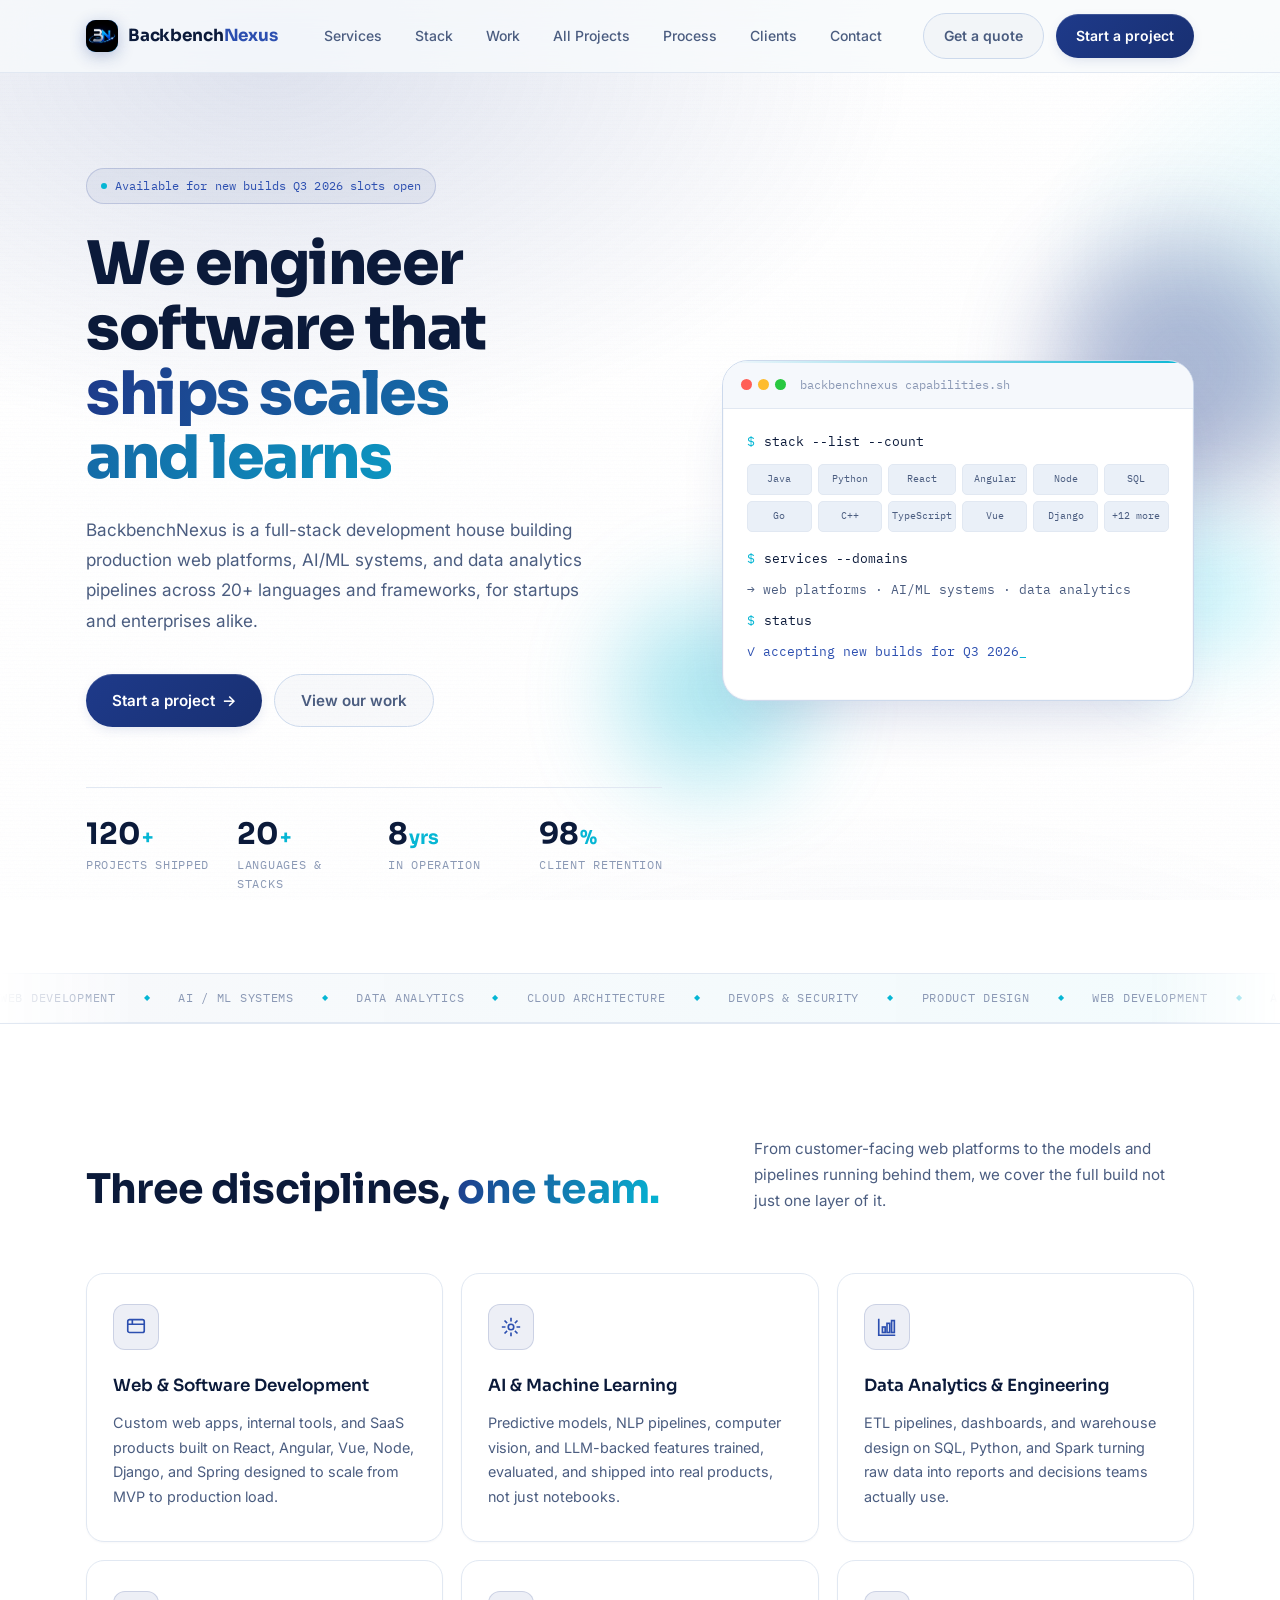
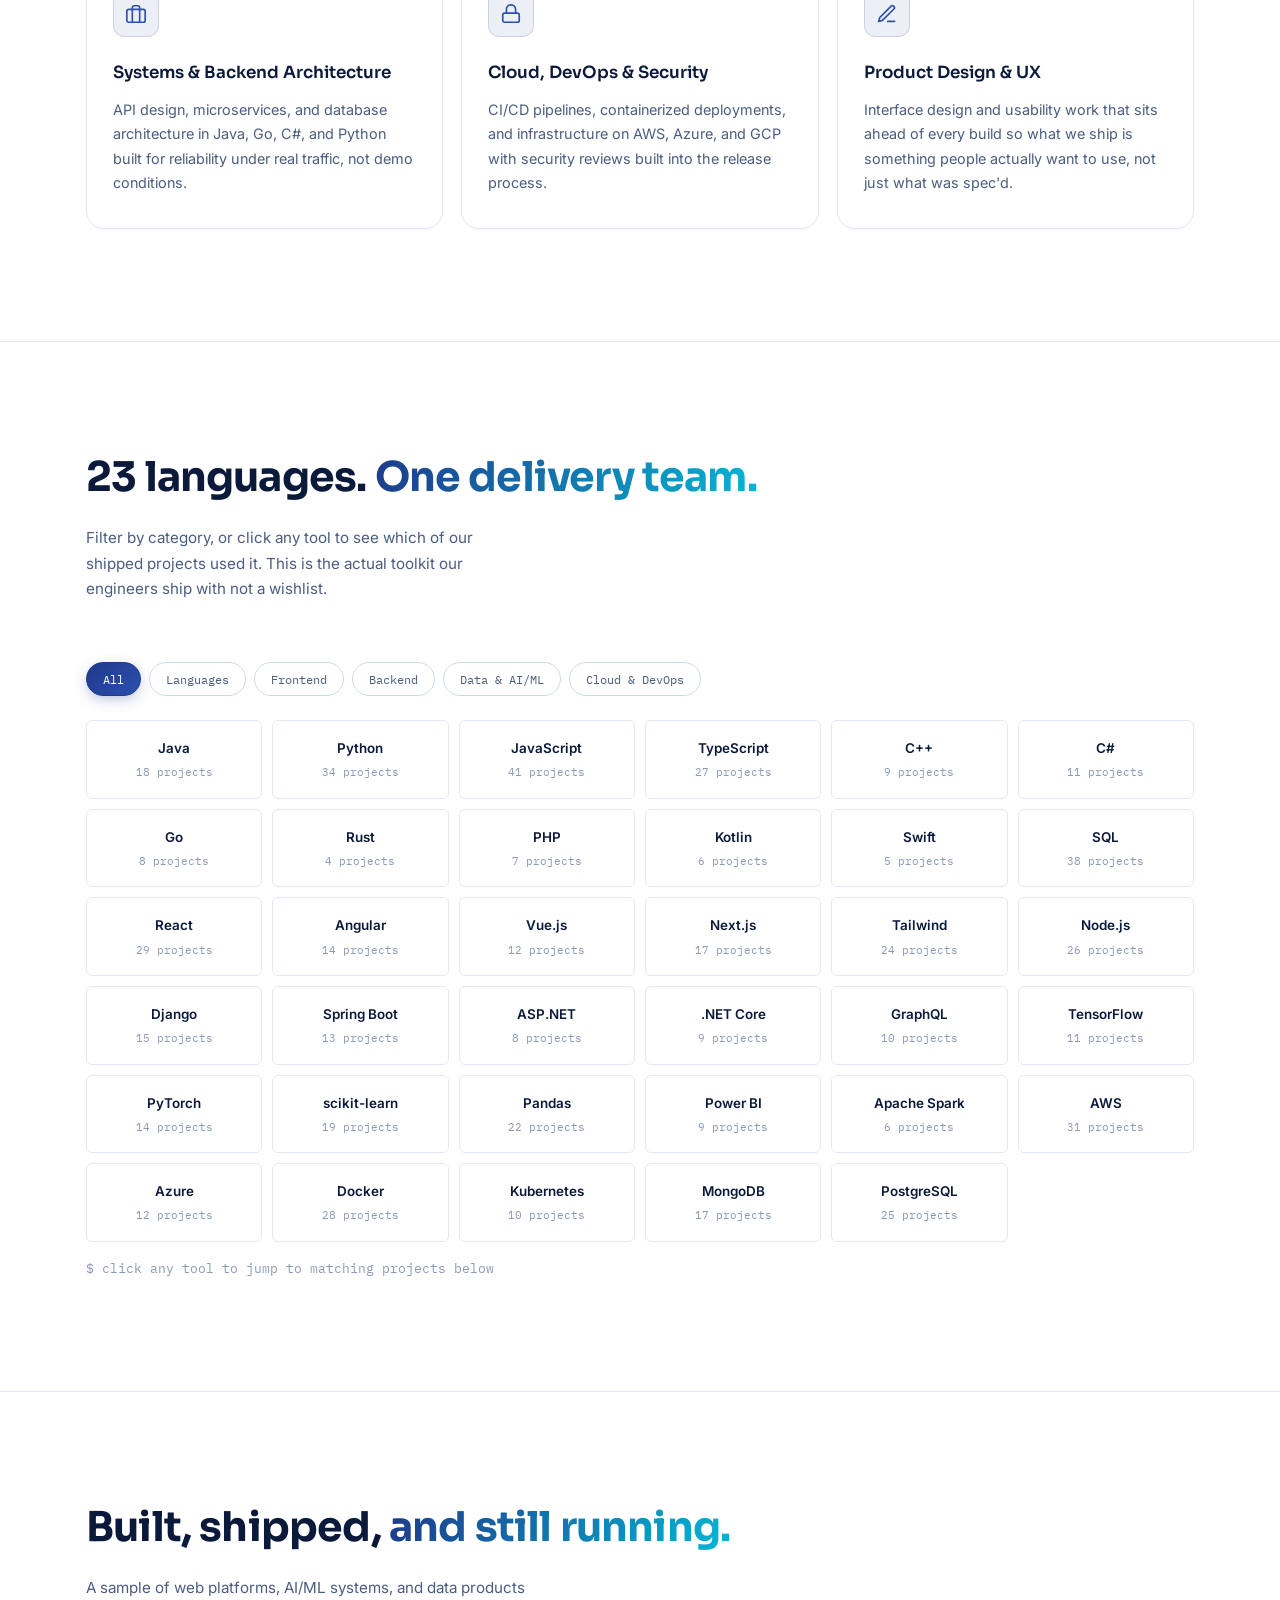
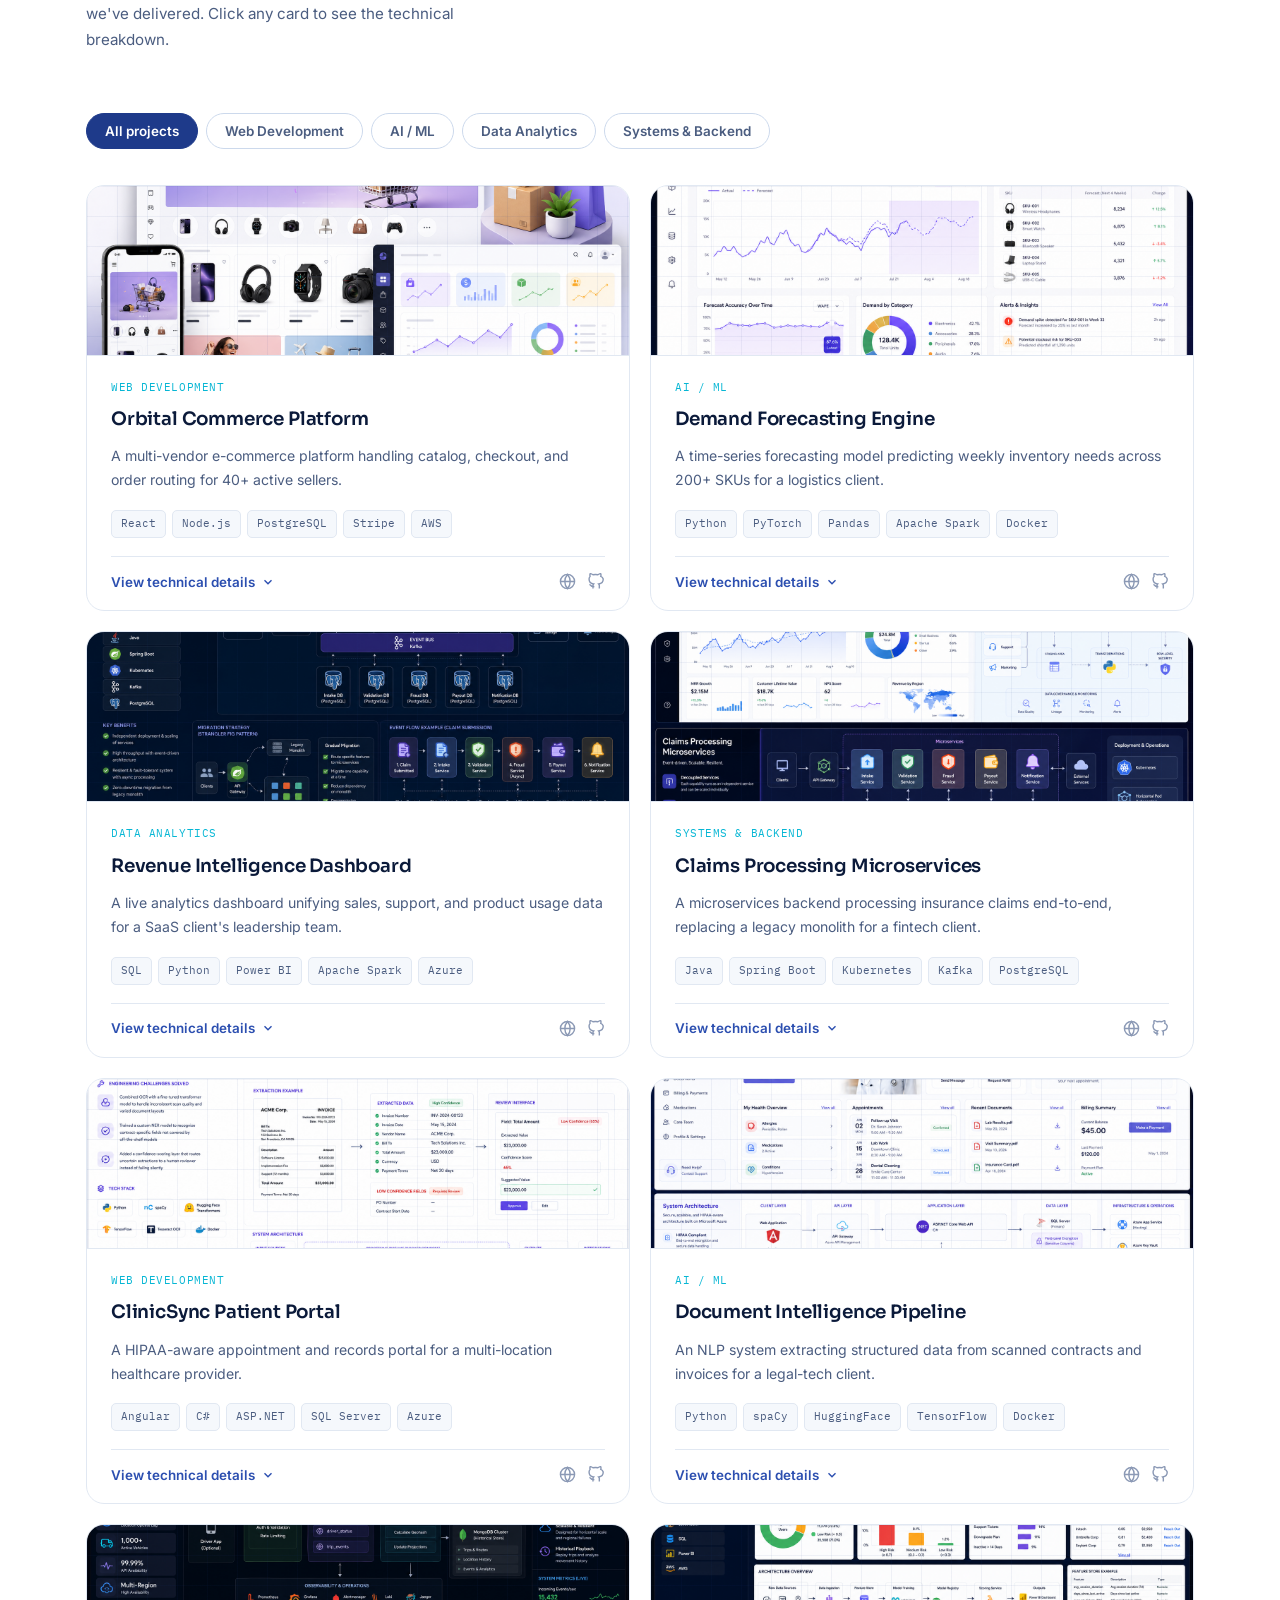
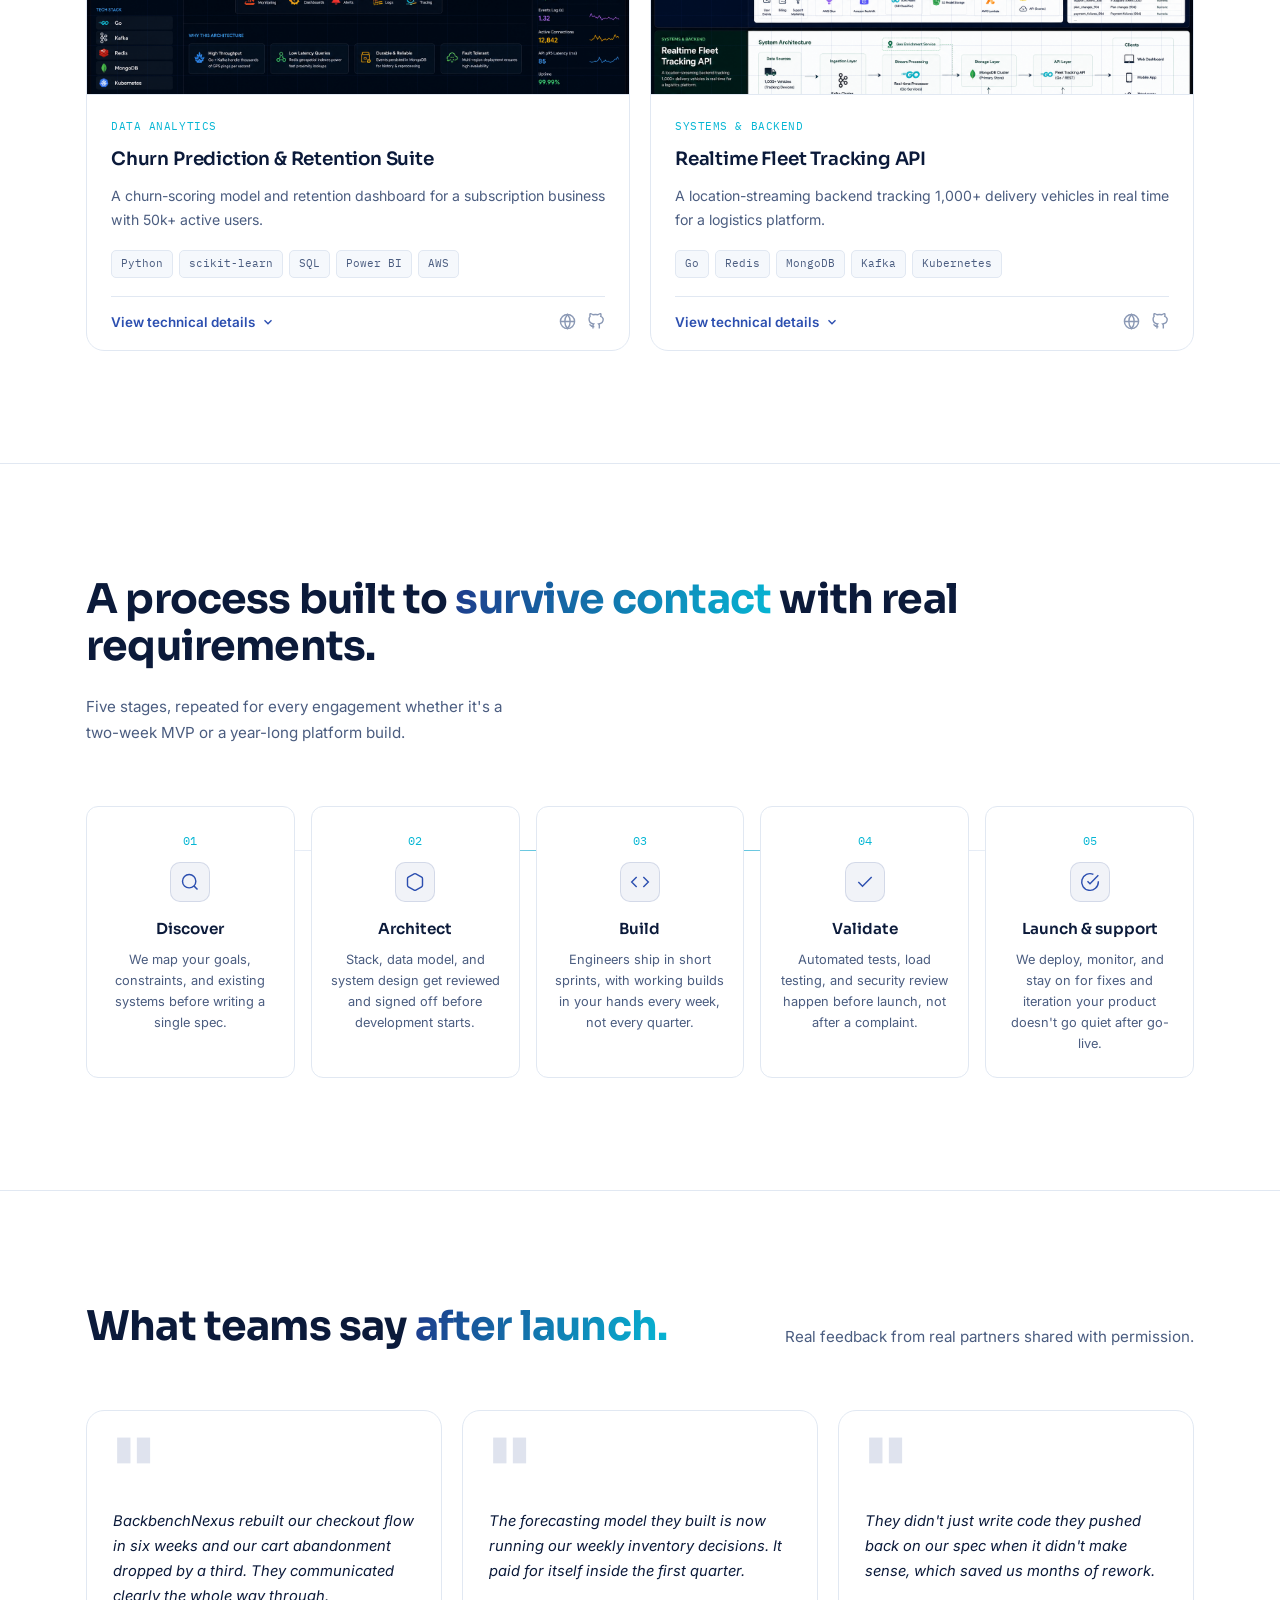
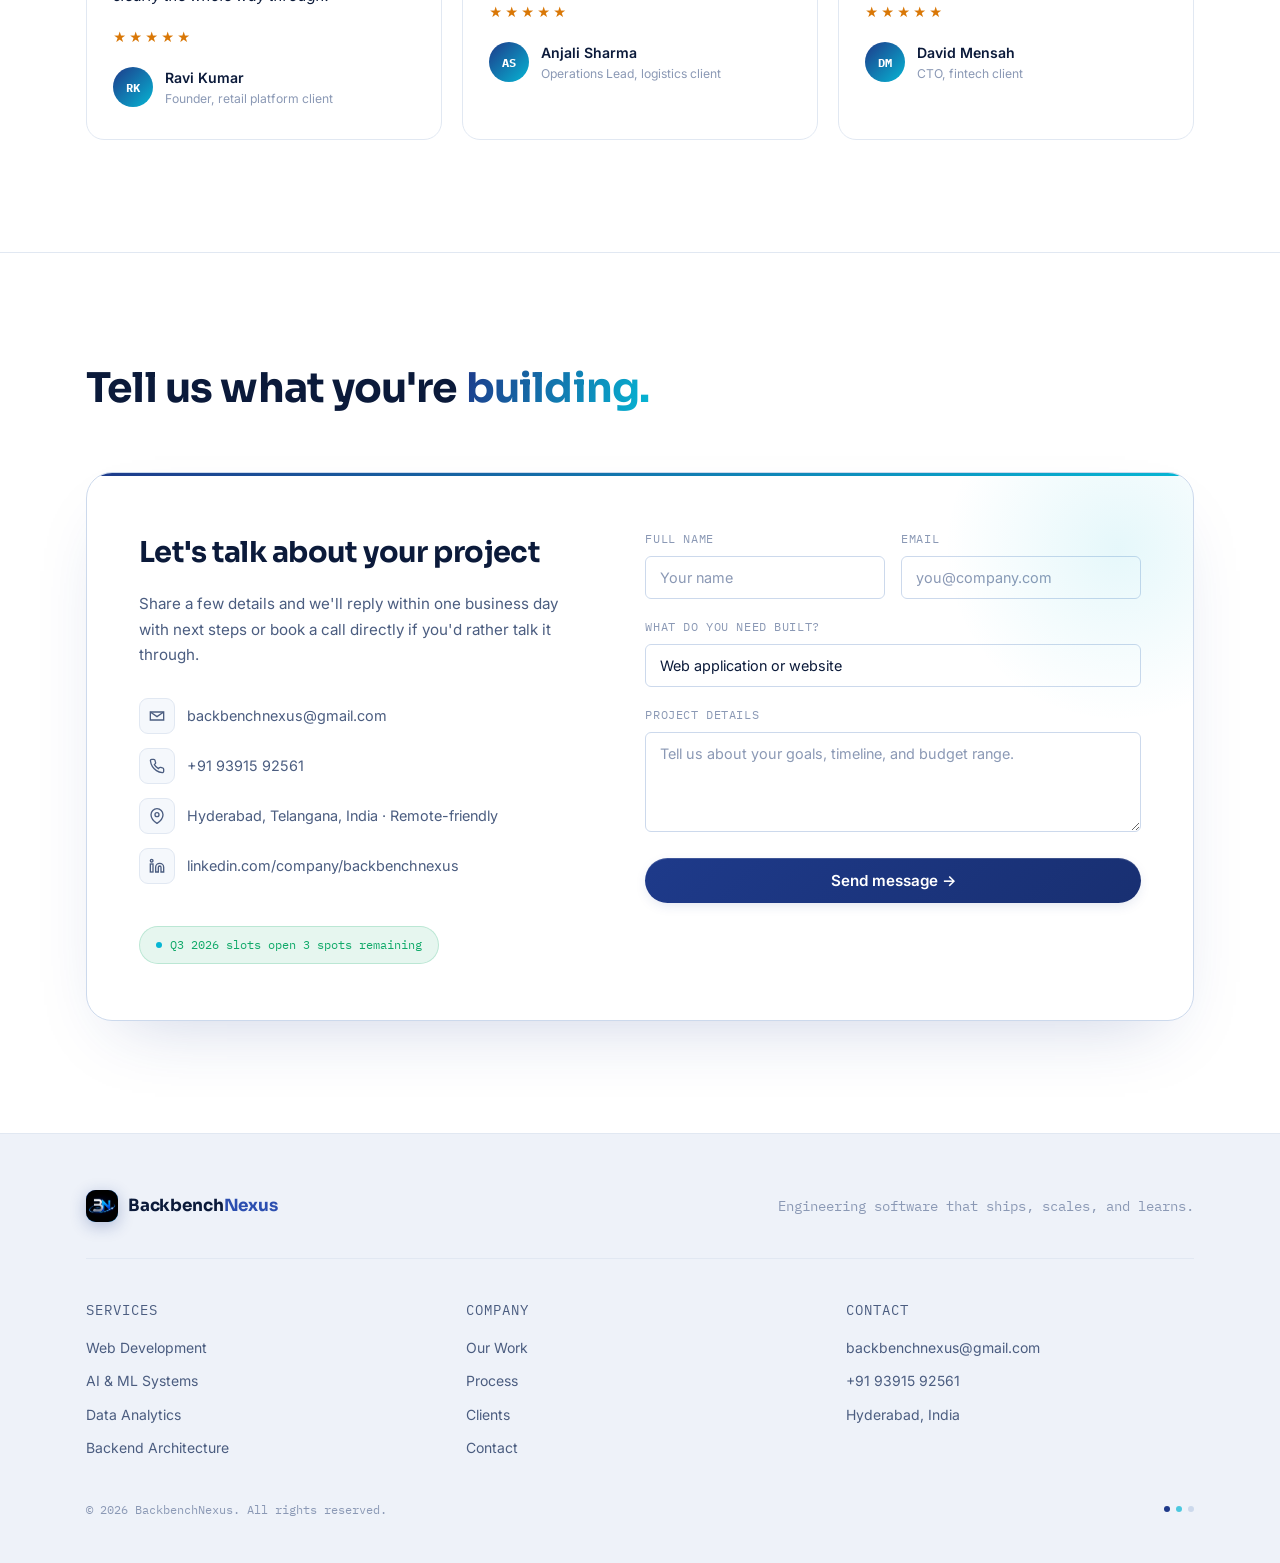
<file: index.html>
<!DOCTYPE html>
<html lang="en">
<head>
<meta charset="UTF-8">
<meta name="viewport" content="width=device-width, initial-scale=1.0">
<title>BackbenchNexus Software, AI/ML &amp; Data Engineering</title>

<title>BackbenchNexus | Software, AI/ML & Data Engineering</title>
<link rel="icon" type="image/jpeg" sizes="32x32" href="favicon/image.png" class="logo1">
<meta name="description" content="BackbenchNexus builds production-grade web platforms, AI/ML systems, and data analytics pipelines across 20+ languages and frameworks.">

<link rel="preconnect" href="https://fonts.googleapis.com">
<link href="https://fonts.googleapis.com/css2?family=Sora:wght@400;500;600;700;800&family=Inter:wght@400;500;600;700&family=IBM+Plex+Mono:wght@400;500;600&display=swap" rel="stylesheet">
<link rel="stylesheet" href="styles.css">
<style>
  .logo1{
    width:80px;
    height:80px;
    object-fit:cover;
    border-radius:24px;
    border:3px solid rgba(255,255,255,0.15);
    box-shadow:
        0 10px 25px rgba(37,99,235,0.35),
        0 4px 10px rgba(0,0,0,0.15);
    transition:all .3s ease;
}

.logo1:hover{
    transform:translateY(-3px) scale(1.05);
    box-shadow:
        0 15px 35px rgba(37,99,235,0.45),
        0 8px 20px rgba(0,0,0,0.2);
}
</style>
</head>
<body>

<div class="mesh"></div>
<div class="noise"></div>
<div class="scanlines"></div>

<!-- ============ NAV ============ -->
<header class="topnav">
  <div class="wrap">
    <a href="#top" class="brand">
      <span class="mark">
        <!-- <svg width="16" height="16" viewBox="0 0 20 20" fill="none">

          <!-- <rect x="2" y="2" width="7" height="7" rx="1.5" fill="currentColor" opacity="0.9"/>
          <rect x="11" y="2" width="7" height="7" rx="1.5" fill="currentColor" opacity="0.6"/>
          <rect x="2" y="11" width="7" height="7" rx="1.5" fill="currentColor" opacity="0.6"/>
          <rect x="11" y="11" width="7" height="7" rx="1.5" fill="currentColor" opacity="0.3"/> -->
        <!-- </svg> -->
         <img src="./images/logo2.jpeg" alt="" style="border-radius: 10px;">
      </span>
      <span class="brand-text">Backbench<span class="brand-accent">Nexus</span></span>
    </a>

    <nav class="navlinks">
      <a href="#services"><span class="navnum"></span>Services</a>
      <a href="#stack"><span class="navnum"></span>Stack</a>
      <a href="#work"><span class="navnum"></span>Work</a>
      <a href="projects.html"><span class="navnum"></span>All Projects</a>
      <a href="#process"><span class="navnum"></span>Process</a>
      <a href="#testimonials"><span class="navnum"></span>Clients</a>
      <a href="#contact"><span class="navnum"></span>Contact</a>
    </nav>

    <div class="nav-cta">
      <a href="#contact" class="btn btn-ghost">Get a quote</a>
      <a href="#contact" class="btn btn-primary">Start a project</a>
      <button class="navtoggle" id="navToggle" aria-label="Open menu" aria-expanded="false">
        <span></span>
      </button>
    </div>
  </div>

  <div class="mobile-drawer" id="mobileDrawer">
    <a href="#services">01 · Services</a>
    <a href="#stack">02 · Stack</a>
    <a href="#work">03 · Work</a>
    <a href="projects.html">＋ · All Projects</a>
    <a href="#process">04 · Process</a>
    <a href="#testimonials">05 · Clients</a>
    <a href="#contact">06 · Contact</a>
    <a href="#contact" class="btn btn-primary">Start a project</a>
  </div>
</header>

<main id="top">

  <!-- ============ HERO ============ -->
  <section class="hero">
    <div class="wrap hero-grid">
      <div class="hero-content">
        <span class="eyebrow"><span class="pulse"></span>Available for new builds Q3 2026 slots open</span>
        <h1>We engineer software that <span class="accent-text"><br>ships scales<br>and learns</span></h1>
        <p class="lede">BackbenchNexus is a full-stack development house building production web platforms, AI/ML systems, and data analytics pipelines across 20+ languages and frameworks, for startups and enterprises alike.</p>
        <div class="hero-actions">
          <a href="#contact" class="btn btn-primary btn-lg">Start a project <span class="arr">→</span></a>
          <a href="#work" class="btn btn-ghost btn-lg">View our work</a>
        </div>

        <div class="hero-stats">
          <div class="stat">
            <span class="num">120<span class="suffix">+</span></span>
            <span class="label">PROJECTS SHIPPED</span>
          </div>
          <div class="stat">
            <span class="num">20<span class="suffix">+</span></span>
            <span class="label">LANGUAGES &amp; STACKS</span>
          </div>
          <div class="stat">
            <span class="num">8<span class="suffix">yrs</span></span>
            <span class="label">IN OPERATION</span>
          </div>
          <div class="stat">
            <span class="num">98<span class="suffix">%</span></span>
            <span class="label">CLIENT RETENTION</span>
          </div>
        </div>
      </div>

      <div class="hero-visual">
        <div class="terminal-card">
          <div class="terminal-bar">
            <span class="tdot r"></span><span class="tdot y"></span><span class="tdot g"></span>
            <span class="tlabel">backbenchnexus capabilities.sh</span>
          </div>
          <div class="terminal-body">
            <div class="line"><span class="prompt">$</span><span class="cmd">stack --list --count</span></div>
            <div class="stackgrid-mini">
              <span>Java</span><span>Python</span><span>React</span>
              <span>Angular</span><span>Node</span><span>SQL</span>
              <span>Go</span><span>C++</span><span>TypeScript</span>
              <span>Vue</span><span>Django</span><span>+12 more</span>
            </div>
            <div class="line result-line"></div>
            <div class="line"><span class="prompt">$</span><span class="cmd">services --domains</span></div>
            <div class="line">→ web platforms · AI/ML systems · data analytics</div>
            <div class="line"><span class="prompt">$</span><span class="cmd">status</span></div>
            <div class="line result-line blink-line">✓ accepting new builds for Q3 2026<span class="cursor-blink">_</span></div>
          </div>
        </div>

        <div class="hero-orbs">
          <div class="orb orb-1"></div>
          <div class="orb orb-2"></div>
          <div class="orb orb-3"></div>
        </div>
      </div>
    </div>
  </section>

  <!-- Floating ticker -->
  <div class="ticker-wrap">
    <div class="ticker">
      <span>Web Development</span><span class="sep">◆</span>
      <span>AI / ML Systems</span><span class="sep">◆</span>
      <span>Data Analytics</span><span class="sep">◆</span>
      <span>Cloud Architecture</span><span class="sep">◆</span>
      <span>DevOps &amp; Security</span><span class="sep">◆</span>
      <span>Product Design</span><span class="sep">◆</span>
      <span>Web Development</span><span class="sep">◆</span>
      <span>AI / ML Systems</span><span class="sep">◆</span>
      <span>Data Analytics</span><span class="sep">◆</span>
      <span>Cloud Architecture</span><span class="sep">◆</span>
      <span>DevOps &amp; Security</span><span class="sep">◆</span>
      <span>Product Design</span><span class="sep">◆</span>
    </div>
  </div>

  <hr class="divider">

  <!-- ============ SERVICES ============ -->
  <section id="services">
    <div class="wrap">
      <div class="section-head reveal">
        <div>
          <!-- <span class="section-num"><span class="digit">01</span> / 06  What we do</span> -->
          <h2>Three disciplines, <em>one team.</em></h2>
        </div>
        <p class="section-sub">From customer-facing web platforms to the models and pipelines running behind them, we cover the full build not just one layer of it.</p>
      </div>

      <div class="services-grid">
        <div class="service-card reveal">
          <div class="service-icon">
            <svg width="22" height="22" viewBox="0 0 24 24" fill="none" stroke="currentColor" stroke-width="1.8"><rect x="3" y="4" width="18" height="14" rx="2"/><path d="M3 9h18"/><path d="M8 4v5"/></svg>
          </div>
          <h3>Web &amp; Software Development</h3>
          <p>Custom web apps, internal tools, and SaaS products built on React, Angular, Vue, Node, Django, and Spring designed to scale from MVP to production load.</p>
          <div class="card-glow"></div>
        </div>

        <div class="service-card reveal">
          <div class="service-icon">
            <svg width="22" height="22" viewBox="0 0 24 24" fill="none" stroke="currentColor" stroke-width="1.8"><circle cx="12" cy="12" r="3"/><path d="M12 2v4M12 18v4M4.93 4.93l2.83 2.83M16.24 16.24l2.83 2.83M2 12h4M18 12h4M4.93 19.07l2.83-2.83M16.24 7.76l2.83-2.83"/></svg>
          </div>
          <h3>AI &amp; Machine Learning</h3>
          <p>Predictive models, NLP pipelines, computer vision, and LLM-backed features trained, evaluated, and shipped into real products, not just notebooks.</p>
          <div class="card-glow"></div>
        </div>

        <div class="service-card reveal">
          <div class="service-icon">
            <svg width="22" height="22" viewBox="0 0 24 24" fill="none" stroke="currentColor" stroke-width="1.8"><path d="M3 3v18h18"/><rect x="7" y="12" width="3" height="6"/><rect x="12" y="8" width="3" height="10"/><rect x="17" y="5" width="3" height="13"/></svg>
          </div>
          <h3>Data Analytics &amp; Engineering</h3>
          <p>ETL pipelines, dashboards, and warehouse design on SQL, Python, and Spark turning raw data into reports and decisions teams actually use.</p>
          <div class="card-glow"></div>
        </div>

        <div class="service-card reveal">
          <div class="service-icon">
            <svg width="22" height="22" viewBox="0 0 24 24" fill="none" stroke="currentColor" stroke-width="1.8"><rect x="2" y="7" width="20" height="14" rx="2"/><path d="M16 21V5a2 2 0 0 0-2-2h-4a2 2 0 0 0-2 2v16"/></svg>
          </div>
          <h3>Systems &amp; Backend Architecture</h3>
          <p>API design, microservices, and database architecture in Java, Go, C#, and Python built for reliability under real traffic, not demo conditions.</p>
          <div class="card-glow"></div>
        </div>

        <div class="service-card reveal">
          <div class="service-icon">
            <svg width="22" height="22" viewBox="0 0 24 24" fill="none" stroke="currentColor" stroke-width="1.8"><rect x="3" y="11" width="18" height="10" rx="2"/><path d="M7 11V7a5 5 0 0110 0v4"/></svg>
          </div>
          <h3>Cloud, DevOps &amp; Security</h3>
          <p>CI/CD pipelines, containerized deployments, and infrastructure on AWS, Azure, and GCP with security reviews built into the release process.</p>
          <div class="card-glow"></div>
        </div>

        <div class="service-card reveal">
          <div class="service-icon">
            <svg width="22" height="22" viewBox="0 0 24 24" fill="none" stroke="currentColor" stroke-width="1.8"><path d="M12 20h9"/><path d="M16.5 3.5a2.1 2.1 0 0 1 3 3L7 19l-4 1 1-4 12.5-12.5z"/></svg>
          </div>
          <h3>Product Design &amp; UX</h3>
          <p>Interface design and usability work that sits ahead of every build so what we ship is something people actually want to use, not just what was spec'd.</p>
          <div class="card-glow"></div>
        </div>
      </div>
    </div>
  </section>

  <hr class="divider">

  <!-- ============ STACK MATRIX ============ -->
  <section id="stack">
    <div class="wrap">
      <div class="section-head reveal">
        <div>
          <!-- <span class="section-num"><span class="digit">02</span> / 06 — Our toolkit</span> -->
          <h2>23 languages. <em>One delivery team.</em></h2>
        </div>
        <p class="section-sub">Filter by category, or click any tool to see which of our shipped projects used it. This is the actual toolkit our engineers ship with not a wishlist.</p>
      </div>

      <div class="matrix-tabs" role="tablist" aria-label="Filter stack by category">
        <button class="matrix-tab active" data-cat="all">All</button>
        <button class="matrix-tab" data-cat="languages">Languages</button>
        <button class="matrix-tab" data-cat="frontend">Frontend</button>
        <button class="matrix-tab" data-cat="backend">Backend</button>
        <button class="matrix-tab" data-cat="data">Data &amp; AI/ML</button>
        <button class="matrix-tab" data-cat="infra">Cloud &amp; DevOps</button>
      </div>

      <div class="stack-matrix" id="stackMatrix"></div>

      <p class="matrix-hint">$ click any tool to jump to matching projects below</p>
    </div>
  </section>

  <hr class="divider">

  <!-- ============ PROJECTS / WORK ============ -->
  <section id="work">
    <div class="wrap">
      <div class="section-head reveal">
        <div>
          <!-- <span class="section-num"><span class="digit">03</span> / 06 — Selected work</span> -->
          <h2>Built, shipped, <em>and still running.</em></h2>
        </div>
        <p class="section-sub">A sample of web platforms, AI/ML systems, and data products we've delivered. Click any card to see the technical breakdown.</p>
      </div>

      <div class="project-filters" id="projectFilters">
        <button class="filter-btn active" data-filter="all">All projects</button>
        <button class="filter-btn" data-filter="web">Web Development</button>
        <button class="filter-btn" data-filter="aiml">AI / ML</button>
        <button class="filter-btn" data-filter="data">Data Analytics</button>
        <button class="filter-btn" data-filter="systems">Systems &amp; Backend</button>
      </div>

      <div class="project-grid" id="projectGrid"></div>

      
    </div>
  </section>

  <hr class="divider">
   <!-- ============ PROCESS ============ -->
  <section id="process">
    <div class="wrap">
      <div class="section-head reveal">
        <div>
          <!-- <span class="section-num"><span class="digit">04</span> / 06 — How we work</span> -->
          <h2>A process built to <em>survive contact</em> with real requirements.</h2>
        </div>
        <p class="section-sub">Five stages, repeated for every engagement whether it's a two-week MVP or a year-long platform build.</p>
      </div>

      <div class="process-rail">
        <div class="process-step reveal">
          <span class="pstep-num">01</span>
          <div class="pstep-icon">
            <svg width="20" height="20" viewBox="0 0 24 24" fill="none" stroke="currentColor" stroke-width="1.7"><circle cx="11" cy="11" r="8"/><path d="M21 21l-4.35-4.35"/></svg>
          </div>
          <h4>Discover</h4>
          <p>We map your goals, constraints, and existing systems before writing a single spec.</p>
        </div>
        <div class="process-step reveal">
          <span class="pstep-num">02</span>
          <div class="pstep-icon">
            <svg width="20" height="20" viewBox="0 0 24 24" fill="none" stroke="currentColor" stroke-width="1.7"><path d="M21 16V8a2 2 0 0 0-1-1.73l-7-4a2 2 0 0 0-2 0l-7 4A2 2 0 0 0 3 8v8a2 2 0 0 0 1 1.73l7 4a2 2 0 0 0 2 0l7-4A2 2 0 0 0 21 16z"/></svg>
          </div>
          <h4>Architect</h4>
          <p>Stack, data model, and system design get reviewed and signed off before development starts.</p>
        </div>
        <div class="process-step reveal">
          <span class="pstep-num">03</span>
          <div class="pstep-icon">
            <svg width="20" height="20" viewBox="0 0 24 24" fill="none" stroke="currentColor" stroke-width="1.7"><polyline points="16 18 22 12 16 6"/><polyline points="8 6 2 12 8 18"/></svg>
          </div>
          <h4>Build</h4>
          <p>Engineers ship in short sprints, with working builds in your hands every week, not every quarter.</p>
        </div>
        <div class="process-step reveal">
          <span class="pstep-num">04</span>
          <div class="pstep-icon">
            <svg width="20" height="20" viewBox="0 0 24 24" fill="none" stroke="currentColor" stroke-width="1.7"><polyline points="20 6 9 17 4 12"/></svg>
          </div>
          <h4>Validate</h4>
          <p>Automated tests, load testing, and security review happen before launch, not after a complaint.</p>
        </div>
        <div class="process-step reveal">
          <span class="pstep-num">05</span>
          <div class="pstep-icon">
            <svg width="20" height="20" viewBox="0 0 24 24" fill="none" stroke="currentColor" stroke-width="1.7"><path d="M22 11.08V12a10 10 0 1 1-5.93-9.14"/><polyline points="22 4 12 14.01 9 11.01"/></svg>
          </div>
          <h4>Launch &amp; support</h4>
          <p>We deploy, monitor, and stay on for fixes and iteration your product doesn't go quiet after go-live.</p>
        </div>
      </div>
    </div>
  </section>

  <hr class="divider">

  <!-- ============ TESTIMONIALS ============ -->
  <section id="testimonials">
    <div class="wrap">
      <div class="section-head reveal">
        <div>
          <!-- <span class="section-num"><span class="digit">05</span> / 06 — Client feedback</span> -->
          <h2>What teams say <em>after launch.</em></h2>
        </div>
        <p class="section-sub">Real feedback from real partners shared with permission.</p>
      </div>

      <div class="testi-grid">
        <div class="testi-card reveal">
          <div class="testi-quote-mark">"</div>
          <p class="testi-quote">BackbenchNexus rebuilt our checkout flow in six weeks and our cart abandonment dropped by a third. They communicated clearly the whole way through.</p>
          <div class="testi-stars">★★★★★</div>
          <div class="testi-person">
            <div class="testi-avatar">RK</div>
            <div>
              <div class="tp-name">Ravi Kumar</div>
              <div class="tp-role">Founder, retail platform client</div>
            </div>
          </div>
        </div>

        <div class="testi-card reveal">
          <div class="testi-quote-mark">"</div>
          <p class="testi-quote">The forecasting model they built is now running our weekly inventory decisions. It paid for itself inside the first quarter.</p>
          <div class="testi-stars">★★★★★</div>
          <div class="testi-person">
            <div class="testi-avatar">AS</div>
            <div>
              <div class="tp-name">Anjali Sharma</div>
              <div class="tp-role">Operations Lead, logistics client</div>
            </div>
          </div>
        </div>

        <div class="testi-card reveal">
          <div class="testi-quote-mark">"</div>
          <p class="testi-quote">They didn't just write code they pushed back on our spec when it didn't make sense, which saved us months of rework.</p>
          <div class="testi-stars">★★★★★</div>
          <div class="testi-person">
            <div class="testi-avatar">DM</div>
            <div>
              <div class="tp-name">David Mensah</div>
              <div class="tp-role">CTO, fintech client</div>
            </div>
          </div>
        </div>
      </div>
    </div>
  </section>

  <hr class="divider">

  <!-- ============ CONTACT ============ -->
  <section id="contact">
    <div class="wrap">
      <div class="section-head reveal">
        <div>
          <!-- <span class="section-num"><span class="digit">06</span> / 06 — Get in touch</span> -->
          <h2>Tell us what you're <em>building.</em></h2>
        </div>
      </div>

      <div class="contact-panel reveal">
        <div class="contact-info">
          <h2>Let's talk about your project</h2>
          <p>Share a few details and we'll reply within one business day with next steps or book a call directly if you'd rather talk it through.</p>

          <div class="contact-detail">
            <span class="ci-icon">
              <svg width="16" height="16" viewBox="0 0 24 24" fill="none" stroke="currentColor" stroke-width="2"><path d="M22 6l-10 7L2 6"/><path d="M2 6h20v12H2z"/></svg>
            </span>
            <a href="mailto:backbenchnexus@gmail.com">backbenchnexus@gmail.com</a>
          </div>
          <div class="contact-detail">
            <span class="ci-icon">
              <svg width="16" height="16" viewBox="0 0 24 24" fill="none" stroke="currentColor" stroke-width="2"><path d="M22 16.92v3a2 2 0 01-2.18 2 19.79 19.79 0 01-8.63-3.07 19.5 19.5 0 01-6-6 19.79 19.79 0 01-3.07-8.67A2 2 0 014.11 2h3a2 2 0 012 1.72c.127.96.361 1.903.7 2.81a2 2 0 01-.45 2.11L8.09 9.91a16 16 0 006 6l1.27-1.27a2 2 0 012.11-.45c.907.339 1.85.573 2.81.7A2 2 0 0122 16.92z"/></svg>
            </span>
            <a href="tel:+919391592561">+91 93915 92561</a>
          </div>
          <div class="contact-detail">
            <span class="ci-icon">
              <svg width="16" height="16" viewBox="0 0 24 24" fill="none" stroke="currentColor" stroke-width="2"><path d="M21 10c0 7-9 13-9 13s-9-6-9-13a9 9 0 0118 0z"/><circle cx="12" cy="10" r="3"/></svg>
            </span>
            <span>Hyderabad, Telangana, India · Remote-friendly</span>
          </div>
          <div class="contact-detail">
            <span class="ci-icon">
              <svg width="16" height="16" viewBox="0 0 24 24" fill="none" stroke="currentColor" stroke-width="2"><path d="M16 8a6 6 0 016 6v7h-4v-7a2 2 0 00-2-2 2 2 0 00-2 2v7h-4v-7a6 6 0 016-6z"/><rect x="2" y="9" width="4" height="12"/><circle cx="4" cy="4" r="2"/></svg>
            </span>
            <a href="#" target="_blank" rel="noopener">linkedin.com/company/backbenchnexus</a>
          </div>

          <div class="contact-badge">
            <span class="pulse"></span>
            Q3 2026 slots open 3 spots remaining
          </div>
        </div>

        <form id="contactForm">
          <div class="form-cols">
            <div class="form-row">
              <label for="cf-name">Full name</label>
              <input type="text" id="cf-name" name="name" placeholder="Your name" required>
            </div>
            <div class="form-row">
              <label for="cf-email">Email</label>
              <input type="email" id="cf-email" name="email" placeholder="you@company.com" required>
            </div>
          </div>
          <div class="form-row">
            <label for="cf-service">What do you need built?</label>
            <select id="cf-service" name="service">
              <option>Web application or website</option>
              <option>AI / ML system</option>
              <option>Data analytics or dashboard</option>
              <option>Backend / systems architecture</option>
              <option>Not sure yet let's discuss</option>
            </select>
          </div>
          <div class="form-row">
            <label for="cf-message">Project details</label>
            <textarea id="cf-message" name="message" placeholder="Tell us about your goals, timeline, and budget range." required></textarea>
          </div>
          <button type="submit" class="btn btn-primary btn-lg" style="width:100%; justify-content:center;">Send message →</button>
          <p class="form-msg" id="formMsg">✓ Message sent! We'll be in touch within one business day.</p>
        </form>

        <script>
          document.getElementById("contactForm").addEventListener("submit", async function(e) {
    e.preventDefault();

    const formData = {
        name: document.getElementById("cf-name").value,
        email: document.getElementById("cf-email").value,
        service: document.getElementById("cf-service").value,
        message: document.getElementById("cf-message").value
    };

    try {
        const response = await fetch("http://localhost:8080/contact/save", {
            method: "POST",
            headers: {
                "Content-Type": "application/json"
            },
            body: JSON.stringify(formData)
        });

        if (response.ok) {
            document.getElementById("formMsg").style.display = "block";
            document.getElementById("contactForm").reset();
        } else {
            alert("Failed to send message");
        }
    } catch (error) {
        console.error(error);
        alert("Error occurred");
    }
});
        </script>
      </div>
    </div>
  </section>

</main>

<!-- ============ FOOTER ============ -->
<footer>
  <div class="wrap footer-inner">
    <div class="footer-top">
      <a href="#top" class="brand">
        <span class="mark">
          <!-- <svg width="16" height="16" viewBox="0 0 20 20" fill="none">
            <rect x="2" y="2" width="7" height="7" rx="1.5" fill="currentColor" opacity="0.9"/>
            <rect x="11" y="2" width="7" height="7" rx="1.5" fill="currentColor" opacity="0.6"/>
            <rect x="2" y="11" width="7" height="7" rx="1.5" fill="currentColor" opacity="0.6"/>
            <rect x="11" y="11" width="7" height="7" rx="1.5" fill="currentColor" opacity="0.3"/>
          </svg> -->
          <img src="./images/logo2.jpeg" alt="" style="border-radius: 10px;">
        </span> 
        
        <span class="brand-text">Backbench<span class="brand-accent">Nexus</span></span>
      </a>
      <p class="footer-tagline">Engineering software that ships, scales, and learns.</p>
    </div>
    <div class="footer-grid">
      <div class="footer-col">
        <span class="footer-col-title">Services</span>
        <a href="#services">Web Development</a>
        <a href="#services">AI &amp; ML Systems</a>
        <a href="#services">Data Analytics</a>
        <a href="#services">Backend Architecture</a>
      </div>
      <div class="footer-col">
        <span class="footer-col-title">Company</span>
        <a href="#work">Our Work</a>
        <a href="#process">Process</a>
        <a href="#testimonials">Clients</a>
        <a href="#contact">Contact</a>
      </div>
      <div class="footer-col">
        <span class="footer-col-title">Contact</span>
        <a href="mailto:backbenchnexus@gmail.com">backbenchnexus@gmail.com</a>
        <a href="tel:+919391592561">+91 93915 92561</a>
        <span>Hyderabad, India</span>
      </div>
    </div>
    <div class="footer-bottom">
      <span class="footer-copy">© 2026 BackbenchNexus. All rights reserved.</span>
      <div class="footer-dots">
        <span></span><span></span><span></span>
      </div>
    </div>
  </div>
</footer>

<button class="to-top" id="toTop" aria-label="Back to top">
  <svg width="18" height="18" viewBox="0 0 24 24" fill="none" stroke="currentColor" stroke-width="2.4"><path d="M12 19V5M5 12l7-7 7 7"/></svg>
</button>

<script src="script.js"></script>
</body>
</html>
</file>
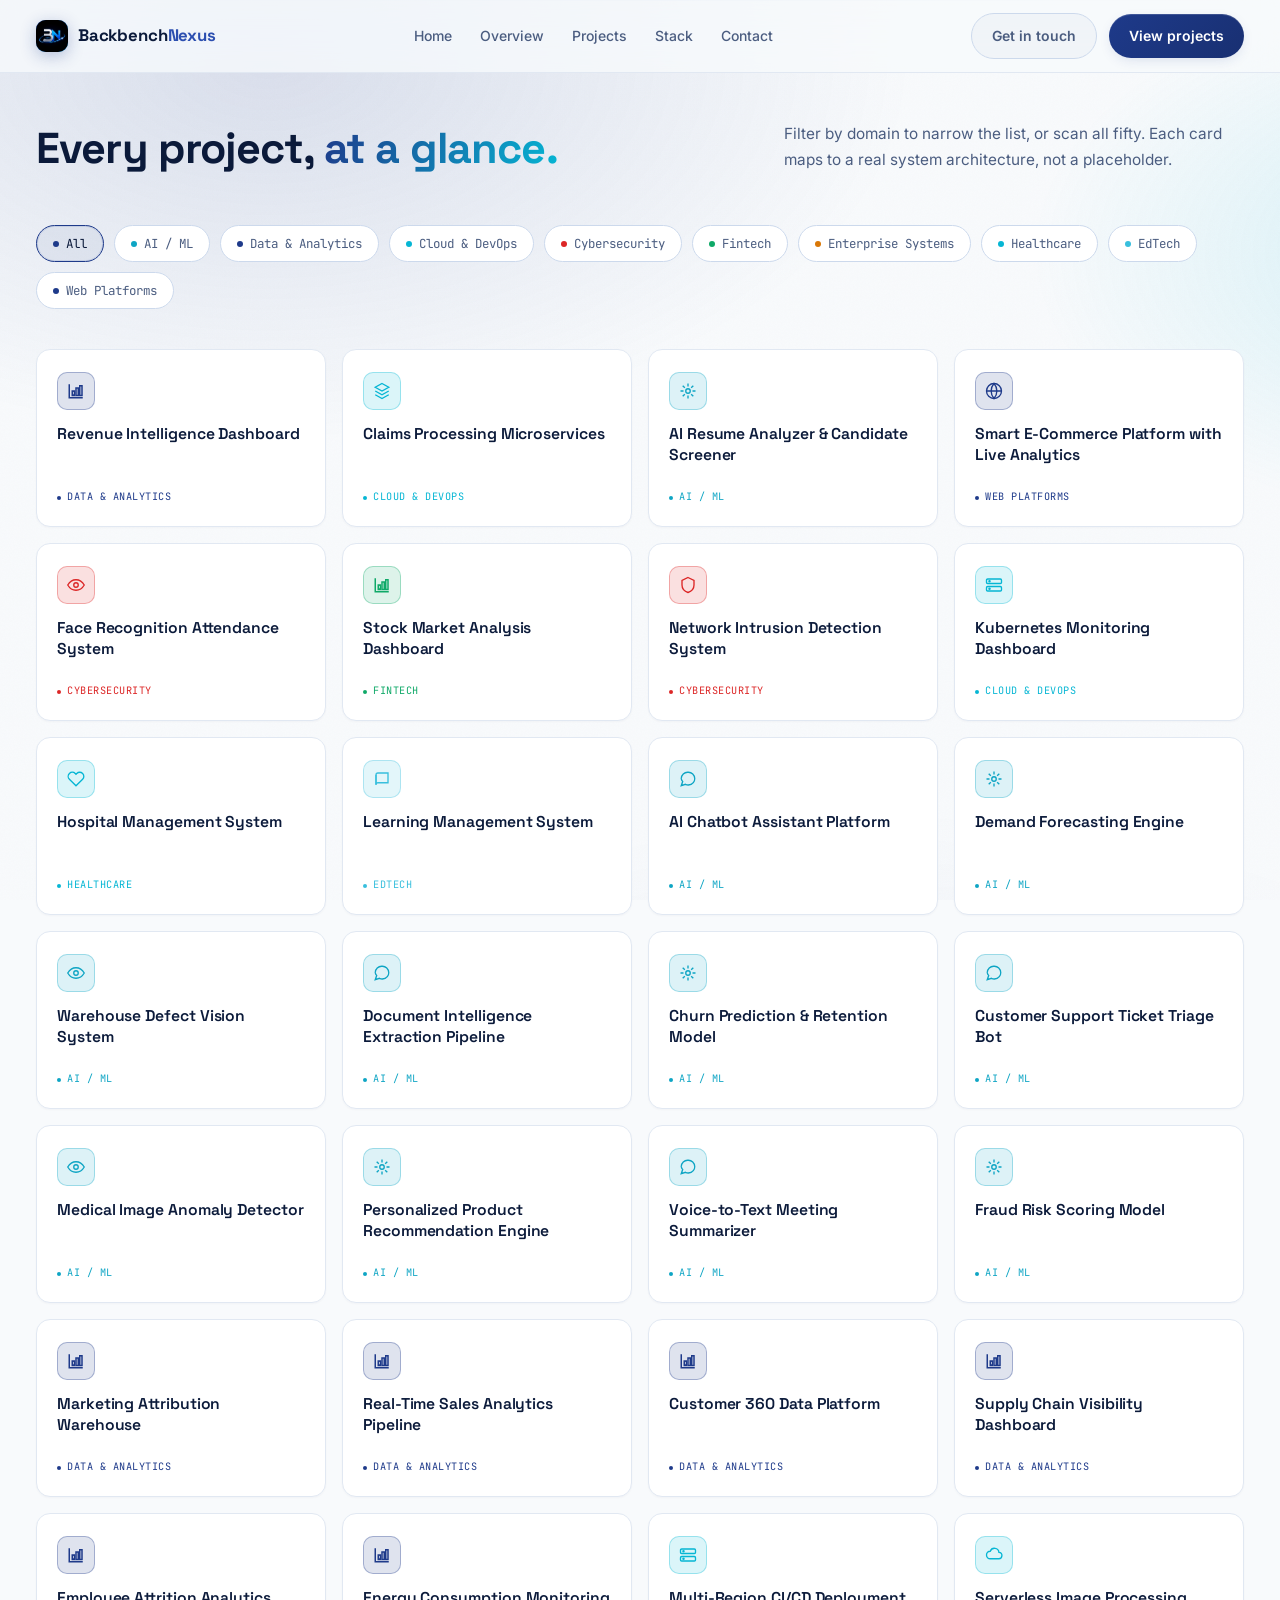
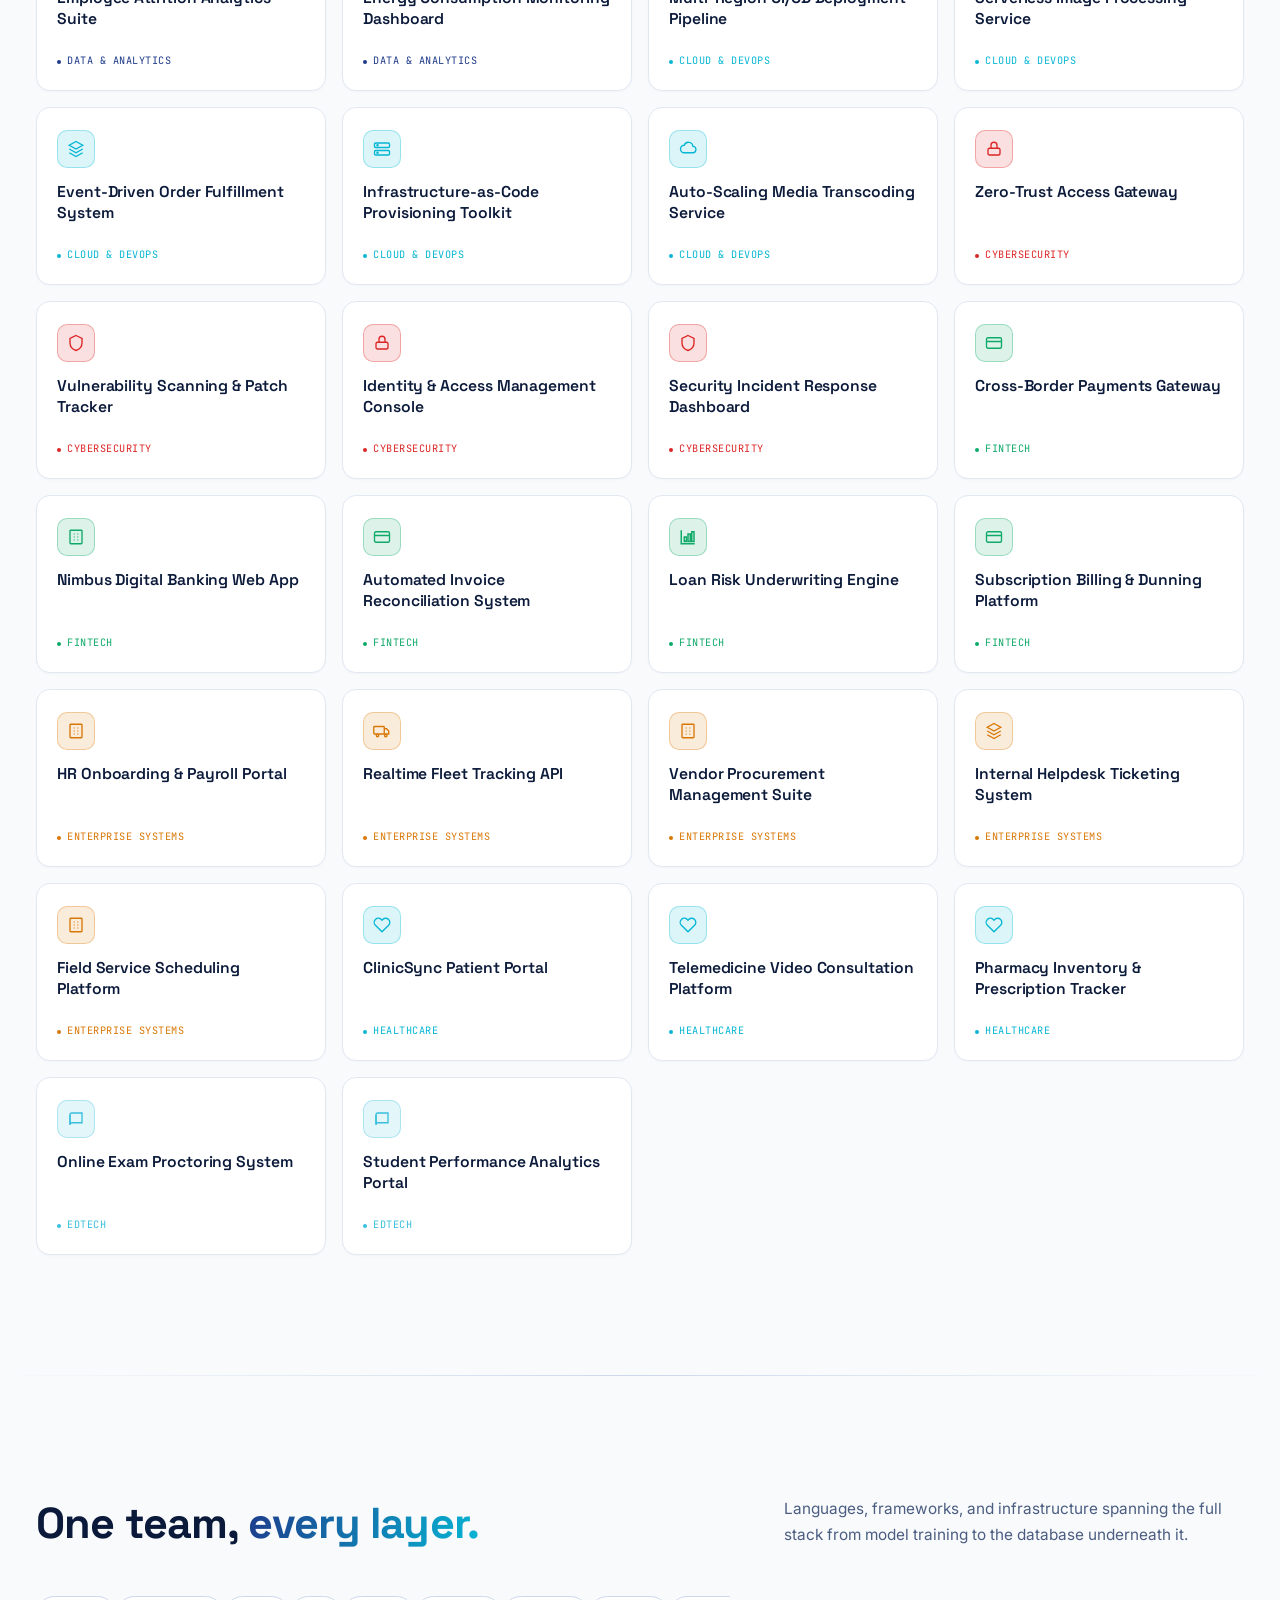
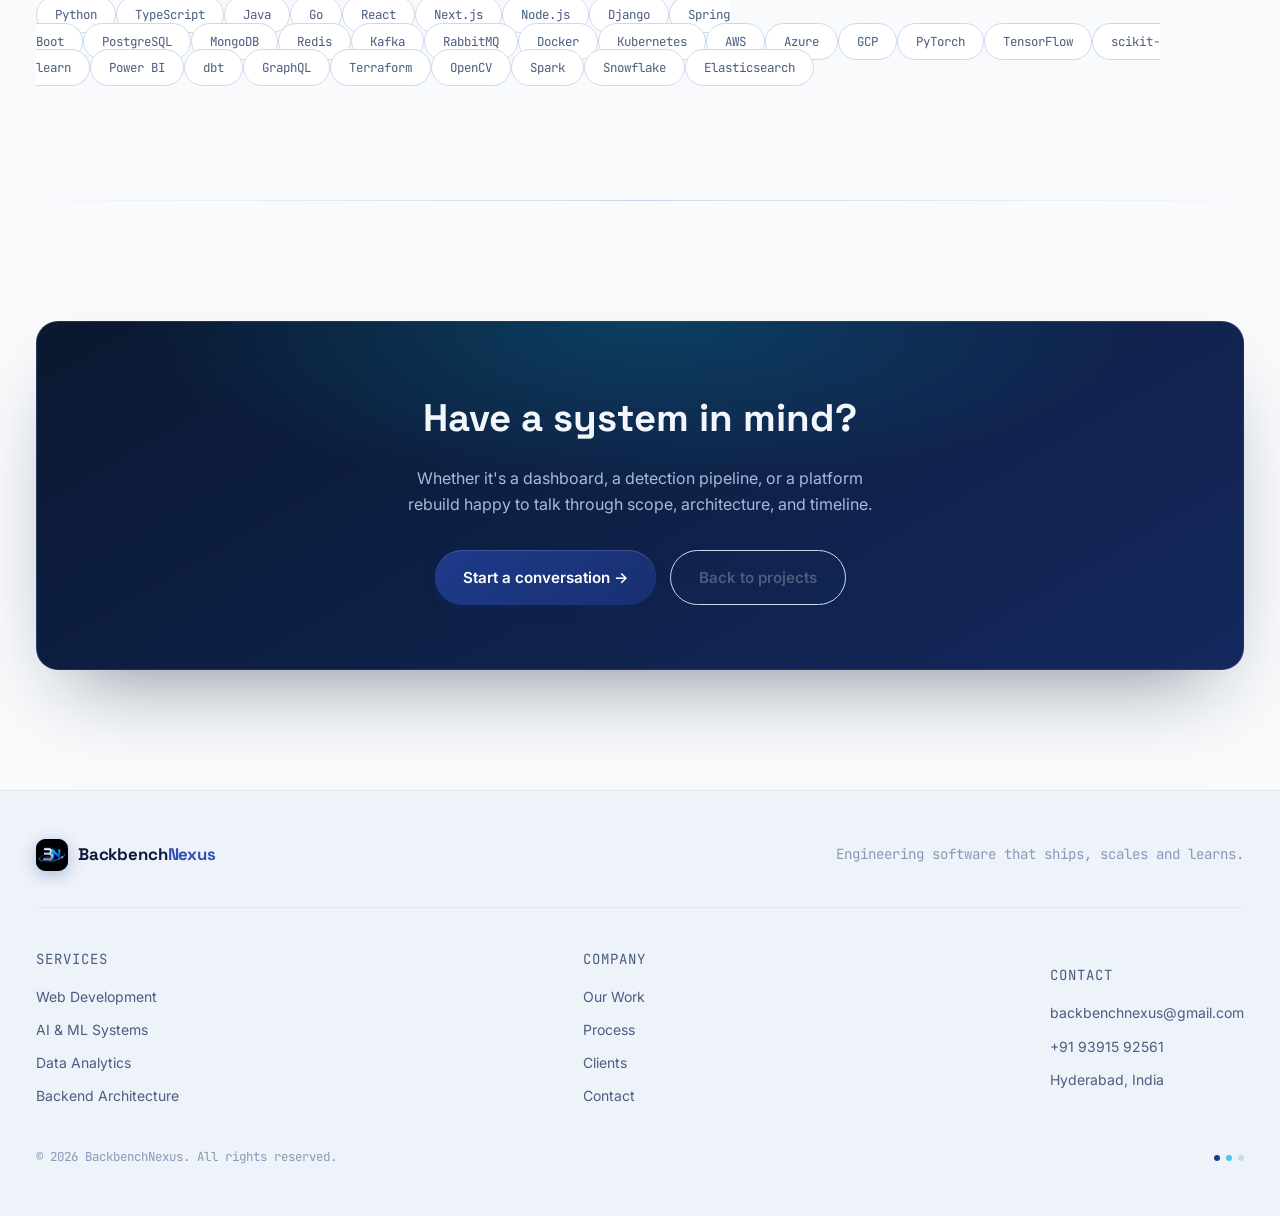
<file: projects.html>
<!DOCTYPE html>
<html lang="en">
<head>
<meta charset="UTF-8">
<meta name="viewport" content="width=device-width, initial-scale=1.0">
<title>Projects BackbenchNexus | 50 Production Systems</title>
<meta name="description" content="BackbenchNexus project index: 50 production-grade software systems across AI/ML, cybersecurity, cloud infrastructure, fintech, and enterprise platforms.">
<link rel="preconnect" href="https://fonts.googleapis.com">
<link rel="stylesheet" href="styles.css">
<link href="https://fonts.googleapis.com/css2?family=Space+Grotesk:wght@400;500;600;700&family=Inter:wght@400;500;600;700&family=JetBrains+Mono:wght@400;500;600&display=swap" rel="stylesheet">
<style>

/* =========================================================
   TOKENS — Navy / Cyan / Light, with a dark-navy hero
   for contrast and richness against the light body.
   ========================================================= */
:root{
  --bg:        #F8FAFC;
  --bg-2:      #EEF2F9;
  --panel:     #FFFFFF;
  --panel-br:  #E1E8F2;
  --panel-br-2:#CCD9EC;
  --text:      #0B1A3A;
  --text-dim:  #4B5D80;
  --text-faint:#8B99B5;

  --blue:      #1E3A8A;   /* navy — primary */
  --blue-2:    #2C4FB0;   /* lighter navy */
  --purple:    #0EA5C4;   /* deep teal bridge (stands in for purple) */
  --purple-2:  #38BFDD;
  --cyan:      #06B6D4;   /* brand cyan */
  --green:     #0FA968;
  --amber:     #D97706;
  --red:       #DC2626;

  /* dark-navy hero surface */
  --hero-bg-1: #0A1830;
  --hero-bg-2: #14285E;
  --hero-text: #F3F6FC;
  --hero-text-dim: #AAB9D8;
  --hero-panel-br: rgba(255,255,255,0.10);
  --hero-glass: rgba(12,22,48,0.55);

  --radius-sm: 8px;
  --radius-md: 14px;
  --radius-lg: 22px;
  --maxw: 1320px;
  --font-display:'Space Grotesk', sans-serif;
  --font-body: 'Inter', sans-serif;
  --font-mono: 'JetBrains Mono', monospace;
}
@media (prefers-reduced-motion: reduce){
  *{ animation-duration:0.01ms !important; transition-duration:0.01ms !important; }
}
*,*::before,*::after{ margin:0; padding:0; box-sizing:border-box; }
html{ scroll-behavior:smooth; }
body{ background: var(--bg); }



/* =========================================================
   HERO — dark navy panel, floating dashboard collage,
   cyan/teal glow for depth against the light body below.
   ========================================================= */
.hero{
  padding:168px 0 100px;
  position:relative;
  background:
    radial-gradient(ellipse 70% 60% at 85% 0%, rgba(6,182,212,0.20) 0%, transparent 55%),
    radial-gradient(ellipse 60% 50% at 5% 100%, rgba(30,58,138,0.35) 0%, transparent 60%),
    linear-gradient(160deg, var(--hero-bg-1), var(--hero-bg-2));
  color: var(--hero-text);
  overflow:hidden;
}
.hero::after{
  content:'';
  position:absolute; inset:0;
  background-image:
    linear-gradient(rgba(255,255,255,0.035) 1px, transparent 1px),
    linear-gradient(90deg, rgba(255,255,255,0.035) 1px, transparent 1px);
  background-size: 42px 42px;
  mask-image: radial-gradient(ellipse 80% 70% at 50% 30%, black, transparent 80%);
  pointer-events:none;
}
.hero-inner{ position:relative; z-index:2; max-width: 760px; }
.eyebrow{
  display:inline-flex; align-items:center; gap:9px;
  font-family:var(--font-mono); font-size:0.75rem; color:var(--cyan);
  background:rgba(6,182,212,0.10); border:1px solid rgba(6,182,212,0.32);
  padding:7px 15px; border-radius:999px; margin-bottom:28px;
}
.dot-pulse{ width:6px; height:6px; border-radius:50%; background:var(--green); animation:pulse 2.2s infinite; }
@keyframes pulse{ 0%,100%{ box-shadow:0 0 0 0 rgba(15,169,104,0.5);} 50%{ box-shadow:0 0 0 7px rgba(15,169,104,0);} }

.hero h1{
  font-family:var(--font-display); font-weight:700;
  font-size: clamp(2.5rem, 5vw, 4.1rem);
  line-height:1.06; letter-spacing:-0.025em; margin-bottom:24px;
  color: var(--hero-text);
}
.hero h1 .grad{
  background:linear-gradient(110deg, var(--purple-2) 0%, var(--cyan) 60%, #7FE3F5 100%);
  -webkit-background-clip:text; background-clip:text; color:transparent;
}
.hero p.lede{ font-size:1.1rem; color:var(--hero-text-dim); max-width:580px; margin-bottom:36px; }
.hero-actions{ display:flex; gap:14px; margin-bottom:60px; flex-wrap:wrap; }
.btn-lg{ padding:14px 28px; font-size:0.95rem; }

.hero-stats{ display:grid; grid-template-columns:repeat(4,auto); gap:40px; }
.hero-stats .stat .num{ color: var(--hero-text); }
.stat .num{ font-family:var(--font-display); font-size:2rem; font-weight:700; display:flex; align-items:baseline; gap:2px; }
.stat .num .suffix{ color:var(--cyan); font-size:1.3rem; }
.hero-stats .stat .label{ color: var(--hero-text-dim); }
.stat .label{ font-size:0.72rem; color:var(--text-faint); font-family:var(--font-mono); letter-spacing:0.05em; margin-top:5px; display:block; }

/* floating dashboard cards behind/around hero text */
.hero-floaters{ position:absolute; inset:0; z-index:1; pointer-events:none; }
.float-card{
  position:absolute;
  background: var(--hero-glass);
  border:1px solid var(--hero-panel-br);
  border-radius: var(--radius-md);
  backdrop-filter: blur(16px);
  box-shadow: 0 30px 60px -25px rgba(0,0,0,0.55);
  padding:14px 16px;
  font-family: var(--font-mono);
  color: var(--hero-text-dim);
}
.float-card .fc-label{ font-size:0.62rem; color:var(--hero-text-dim); letter-spacing:0.06em; text-transform:uppercase; margin-bottom:8px; display:flex; align-items:center; gap:6px; }
.float-card .fc-dot{ width:5px; height:5px; border-radius:50%; }
.fc1{ top:6%; right:2%; width:230px; animation: floatY 7s ease-in-out infinite; }
.fc1 .fc-dot{ background:var(--green); }
.fc1 .fc-bars{ display:flex; gap:4px; align-items:flex-end; height:46px; }
.fc1 .fc-bars span{ flex:1; background:linear-gradient(180deg,var(--purple-2),var(--blue-2)); border-radius:2px; }

.fc2{ top:38%; right:14%; width:190px; animation: floatY 8.5s ease-in-out infinite 1s; }
.fc2 .fc-dot{ background:var(--cyan); }
.fc2 .fc-ring{ width:54px; height:54px; border-radius:50%; border:5px solid rgba(255,255,255,0.10); border-top-color:var(--cyan); border-right-color:var(--cyan); margin:4px auto; }

.fc3{ bottom:8%; right:6%; width:210px; animation: floatY 9s ease-in-out infinite 0.4s; }
.fc3 .fc-dot{ background:var(--purple-2); }
.fc3 .fc-rows span{ display:block; height:6px; border-radius:3px; background:rgba(14,165,196,0.4); margin-bottom:6px; }

@keyframes floatY{ 0%,100%{ transform:translateY(0); } 50%{ transform:translateY(-12px); } }

@media (max-width:1100px){ .hero-floaters{ display:none; } }

/* =========================================================
   SECTION SCAFFOLDING — light body
   ========================================================= */
section{ padding:120px 0; position:relative; }
.section-head{ display:flex; align-items:flex-end; justify-content:space-between; gap:24px; margin-bottom:52px; flex-wrap:wrap; }
.section-eyebrow{ font-family:var(--font-mono); font-size:0.78rem; color:var(--text-faint); display:block; margin-bottom:14px; letter-spacing:0.04em; }
.section-eyebrow .accent{ color:var(--cyan); }
.section-head h2{ font-family:var(--font-display); font-size:clamp(1.9rem,3.4vw,2.7rem); font-weight:700; letter-spacing:-0.02em; color:var(--text); }
.section-head h2 em{ font-style:normal; background:linear-gradient(110deg,var(--blue),var(--cyan)); -webkit-background-clip:text; background-clip:text; color:transparent; }
.section-sub{ color:var(--text-dim); max-width:460px; font-size:0.96rem; }
.divider{ height:1px; background:linear-gradient(90deg, transparent, var(--panel-br-2), transparent); border:none; }

/* =========================================================
   DOMAIN FILTER BAR
   ========================================================= */
.domain-filters{ display:flex; gap:10px; flex-wrap:wrap; margin-bottom:40px; }
.dfilter{
  font-family:var(--font-mono); font-size:0.78rem; padding:9px 16px;
  border-radius:999px; border:1px solid var(--panel-br-2); color:var(--text-dim);
  background: var(--panel);
  transition:all .2s ease; display:flex; align-items:center; gap:7px;
}
.dfilter .dfilter-dot{ width:6px; height:6px; border-radius:50%; }
.dfilter.active{ background:rgba(30,58,138,0.06); border-color:var(--blue); color:var(--text); box-shadow:0 0 0 1px rgba(30,58,138,0.12) inset; }
.dfilter:hover:not(.active){ border-color: var(--cyan); color:var(--text); background:rgba(6,182,212,0.06); }

/* =========================================================
   PROJECT GRID — 50 cards
   ========================================================= */
.project-grid{
  display:grid;
  grid-template-columns: repeat(4, 1fr);
  gap:16px;
}
.pcard{
  background: var(--panel);
  border:1px solid var(--panel-br);
  border-radius: var(--radius-md);
  padding:22px 20px 20px;
  position:relative;
  overflow:hidden;
  transition: all .28s cubic-bezier(.4,0,.2,1);
  display:flex; flex-direction:column; gap:14px;
  min-height: 178px;
  box-shadow: 0 1px 2px rgba(11,26,58,0.03);
}
.pcard.is-hidden{ display:none; }
.pcard::before{
  content:''; position:absolute; top:0; left:0; right:0; height:3px;
  background: linear-gradient(90deg, var(--cat-a), var(--cat-b));
  transform:scaleX(0); transform-origin:left; transition:transform .35s ease;
}
.pcard:hover{ border-color:var(--panel-br-2); transform:translateY(-5px); box-shadow:0 24px 50px -24px rgba(30,58,138,0.28); }
.pcard:hover::before{ transform:scaleX(1); }

.pcard-top{ display:flex; align-items:flex-start; justify-content:space-between; gap:10px; }
.pcard-icon{
  width:38px; height:38px; border-radius:10px;
  display:flex; align-items:center; justify-content:center;
  background: color-mix(in srgb, var(--cat-a) 14%, transparent);
  border:1px solid color-mix(in srgb, var(--cat-a) 32%, transparent);
  color: var(--cat-a);
  flex-shrink:0;
}
.pcard-idx{ font-family:var(--font-mono); font-size:0.68rem; color:var(--text-faint); padding-top:4px; }

.pcard h3{ font-family:var(--font-display); font-size:0.98rem; font-weight:600; line-height:1.35; letter-spacing:-0.005em; color: var(--text); }

.pcard-tag{
  font-family:var(--font-mono); font-size:0.64rem; letter-spacing:0.05em; text-transform:uppercase;
  color: var(--cat-a);
  margin-top:auto;
  display:flex; align-items:center; gap:6px;
}
.pcard-tag .tagdot{ width:4px; height:4px; border-radius:50%; background:var(--cat-a); }

@media (max-width:1180px){ .project-grid{ grid-template-columns:repeat(3,1fr); } }
@media (max-width:860px){ .project-grid{ grid-template-columns:repeat(2,1fr); } }
@media (max-width:560px){ .project-grid{ grid-template-columns:1fr; } }

/* =========================================================
   STACK STRIP
   ========================================================= */
.stack-strip{ display:flex; gap:10px; flex-wrap:wrap; }
.stack-pill{
  font-family:var(--font-mono); font-size:0.78rem; color:var(--text-dim);
  border:1px solid var(--panel-br-2); border-radius:999px; padding:9px 18px;
  background: var(--panel); transition: all .2s ease;
}
.stack-pill:hover{ color:#fff; border-color:var(--blue); background:linear-gradient(135deg, var(--blue), var(--cyan)); transform: translateY(-2px); }

/* =========================================================
   CTA / CONTACT — dark navy panel again for bookend richness
   ========================================================= */
.cta-panel{
  background: linear-gradient(150deg, var(--hero-bg-1), var(--hero-bg-2));
  border:1px solid var(--hero-panel-br);
  border-radius: var(--radius-lg);
  padding:64px 56px;
  text-align:center;
  position:relative;
  overflow:hidden;
  color: var(--hero-text);
  box-shadow: 0 40px 80px -36px rgba(10,24,48,0.5);
}
.cta-panel::before{
  content:''; position:absolute; inset:0;
  background: radial-gradient(ellipse 60% 70% at 50% 0%, rgba(6,182,212,0.22), transparent 70%);
  pointer-events:none;
}
.cta-panel h2{ font-family:var(--font-display); font-size:clamp(1.7rem,3vw,2.4rem); font-weight:700; margin-bottom:16px; position:relative; color: var(--hero-text); }
.cta-panel p{ color:var(--hero-text-dim); max-width:480px; margin:0 auto 32px; position:relative; }
.cta-actions{ display:flex; gap:14px; justify-content:center; flex-wrap:wrap; position:relative; }

/* =========================================================
   FOOTER
   ========================================================= */
footer{ border-top:1px solid var(--panel-br); padding:48px 0; background: var(--bg-2); }
.footer-grid{ display:flex; align-items:center; justify-content:space-between; flex-wrap:wrap; gap:18px; }
.footer-links{ display:flex; gap:24px; }
.footer-links a{ font-size:0.84rem; color:var(--text-faint); transition:color .2s; }
.footer-links a:hover{ color:var(--cyan); }
.footer-copy{ font-size:0.78rem; color:var(--text-faint); font-family:var(--font-mono); }

/* reveal */
.reveal{ opacity:0; transform:translateY(20px); transition:opacity .6s ease, transform .6s ease; }
.reveal.in{ opacity:1; transform:none; }

/* to-top */
.to-top{
  position:fixed; bottom:28px; right:28px; width:48px; height:48px; border-radius:50%;
  background:linear-gradient(135deg, var(--blue), var(--cyan)); color:#fff;
  display:flex; align-items:center; justify-content:center; z-index:90;
  opacity:0; pointer-events:none; transform:translateY(10px);
  transition:all .25s ease; box-shadow:0 14px 30px -10px rgba(30,58,138,0.5);
}
.to-top.show{ opacity:1; pointer-events:auto; transform:none; }
.to-top:hover{ box-shadow:0 16px 34px -8px rgba(6,182,212,0.55); transform: translateY(-2px); }

.mobile-drawer{
  position:fixed; top:74px; left:0; right:0; background:rgba(248,250,252,0.98);
  backdrop-filter: blur(20px); border-bottom:1px solid var(--panel-br);
  z-index:99; padding:20px 24px 30px; display:none; flex-direction:column; gap:16px;
}
.mobile-drawer.show{ display:flex; }
.mobile-drawer a{ font-size:0.98rem; color:var(--text-dim); font-weight:500; }
.mobile-drawer .btn{ width:fit-content; }

@media (max-width:900px){
  .navlinks{ display:none; }
  .nav-cta .btn-ghost{ display:none; }
  .navtoggle{ display:flex; }
  .hero-stats{ grid-template-columns:repeat(2,1fr); gap:24px; }
}
@media (max-width:640px){
  .wrap{ padding:0 20px; }
  section{ padding:80px 0; }
  .hero{ padding:130px 0 60px; }
  .cta-panel{ padding:40px 24px; }
}
</style>
</head>
<body>

<div class="backdrop"></div>
<div class="mesh"></div>
<div class="gridlines"></div>
<div class="noise"></div>

<!-- ============ NAV ============ -->
<header class="topnav">
  <div class="wrap">
    <a href="index.html" class="brand">
      <span class="mark">
        <!-- <svg width="16" height="16" viewBox="0 0 20 20" fill="none">
          <rect x="2" y="2" width="7" height="7" rx="1.5" fill="currentColor" opacity="0.9"/>
          <rect x="11" y="2" width="7" height="7" rx="1.5" fill="currentColor" opacity="0.6"/>
          <rect x="2" y="11" width="7" height="7" rx="1.5" fill="currentColor" opacity="0.6"/>
          <rect x="11" y="11" width="7" height="7" rx="1.5" fill="currentColor" opacity="0.3"/> -->
           <img src="./images/logo2.jpeg" alt="" style="border-radius: 10px;">
        </svg>
      </span>
      <span class="brand-text">Backbench<span class="brand-accent">Nexus</span></span>
    </a>
    <nav class="navlinks">
      <a href="index.html">Home</a>
      <a href="#hero">Overview</a>
      <a href="#projects">Projects</a>
      <a href="#stack">Stack</a>
      <a href="index.html#contact">Contact</a>
    </nav>
    <div class="nav-cta">
      <a href="index.html#contact" class="btn btn-ghost">Get in touch</a>
      <a href="#projects" class="btn btn-primary">View projects</a>
      <button class="navtoggle" id="navToggle" aria-label="Open menu" aria-expanded="false"><span></span></button>
    </div>
  </div>
  <div class="mobile-drawer" id="mobileDrawer">
    <a href="index.html">Home</a>
    <a href="#hero">Overview</a>
    <a href="#projects">Projects</a>
    <a href="#stack">Stack</a>
    <a href="index.html#contact">Contact</a>
    <a href="index.html#contact" class="btn btn-primary">Get in touch</a>
  </div>
</header>

<main id="top">

  <!-- ============ HERO ============ -->
  <!-- <section class="hero" id="hero">
    <div class="wrap">
      <div class="hero-floaters">
        <div class="float-card fc1">
          <div class="fc-label"><span class="fc-dot"></span> revenue.intel live</div>
          <div class="fc-bars">
            <span style="height:40%"></span><span style="height:65%"></span><span style="height:50%"></span>
            <span style="height:80%"></span><span style="height:60%"></span><span style="height:95%"></span>
            <span style="height:70%"></span><span style="height:55%"></span>
          </div>
        </div>
        <div class="float-card fc2">
          <div class="fc-label"><span class="fc-dot"></span> k8s.cluster healthy</div>
          <div class="fc-ring"></div>
        </div>
        <div class="float-card fc3">
          <div class="fc-label"><span class="fc-dot"></span> intrusion.detect scanning</div>
          <div class="fc-rows">
            <span style="width:90%"></span><span style="width:65%"></span><span style="width:78%"></span><span style="width:40%"></span>
          </div>
        </div>
      </div> -->

      <!-- <div class="hero-inner">
        <span class="eyebrow"><span class="dot-pulse"></span> 50 systems shipped all in production</span>
        <h1>An engineering portfolio built on <span class="grad">working software,</span> not slides.</h1>
        <p class="lede">Fifty real builds across AI/ML, cloud infrastructure, cybersecurity, fintech, healthcare, and enterprise platforms each one designed, shipped, and still running.</p>
        <div class="hero-actions">
          <a href="#projects" class="btn btn-primary btn-lg">Browse all 50 projects →</a>
          <a href="#stack" class="btn btn-ghost btn-lg">See the stack</a>
        </div>
        <div class="hero-stats">
          <div class="stat"><span class="num">50</span><span class="label">PROJECTS LISTED</span></div>
          <div class="stat"><span class="num">9<span class="suffix">+</span></span><span class="label">DOMAINS COVERED</span></div>
          <div class="stat"><span class="num">30<span class="suffix">+</span></span><span class="label">TECHNOLOGIES USED</span></div>
          <div class="stat"><span class="num">100<span class="suffix">%</span></span><span class="label">PRODUCTION-GRADE</span></div>
        </div>
      </div>
    </div>
  </section> -->

  <hr class="divider">

  <!-- ============ PROJECTS ============ -->
  <section id="projects">
    <div class="wrap">
      <div class="section-head reveal">
        <div>
          <h2>Every project, <em>at a glance.</em></h2>
        </div>
        <p class="section-sub">Filter by domain to narrow the list, or scan all fifty. Each card maps to a real system architecture, not a placeholder.</p>
      </div>

      <div class="domain-filters" id="domainFilters"></div>
      <div class="project-grid" id="projectGrid"></div>
    </div>
  </section>

  <hr class="divider">

  <!-- ============ STACK ============ -->
  <section id="stack">
    <div class="wrap">
      <div class="section-head reveal">
        <div>
          <h2>One team, <em>every layer.</em></h2>
        </div>
        <p class="section-sub">Languages, frameworks, and infrastructure spanning the full stack from model training to the database underneath it.</p>
      </div>
      <div class="stack-strixp" id="stackStrip"></div>
    </div>
  </section>

  <hr class="divider">

  <!-- ============ CTA ============ -->
  <section id="contact">
    <div class="wrap">
      <div class="cta-panel reveal">
        <h2>Have a system in mind?</h2>
        <p>Whether it's a dashboard, a detection pipeline, or a platform rebuild happy to talk through scope, architecture, and timeline.</p>
        <div class="cta-actions">
          <a href="index.html#contact" class="btn btn-primary btn-lg">Start a conversation →</a>
          <a href="#projects" class="btn btn-ghost btn-lg">Back to projects</a>
        </div>
      </div>
    </div>
  </section>

</main>

<!-- ============ FOOTER ============ -->
<footer>
  <div class="wrap footer-inner">
    <div class="footer-top">
      <a href="#top" class="brand">
        <span class="mark">
          <svg width="16" height="16" viewBox="0 0 20 20" fill="none">
            <!-- <rect x="2" y="2" width="7" height="7" rx="1.5" fill="currentColor" opacity="0.9"/>
            <rect x="11" y="2" width="7" height="7" rx="1.5" fill="currentColor" opacity="0.6"/>
            <rect x="2" y="11" width="7" height="7" rx="1.5" fill="currentColor" opacity="0.6"/>
            <rect x="11" y="11" width="7" height="7" rx="1.5" fill="currentColor" opacity="0.3"/> -->
             <img src="./images/logo2.jpeg" alt="" style="border-radius: 10px;">
          </svg>
        </span>
        <span class="brand-text">Backbench<span class="brand-accent">Nexus</span></span>
      </a>
      <p class="footer-tagline">Engineering software that ships, scales and learns.</p>
    </div>
    <div class="footer-grid">
      <div class="footer-col">
        <span class="footer-col-title">Services</span>
        <a href="#services">Web Development</a>
        <a href="#services">AI &amp; ML Systems</a>
        <a href="#services">Data Analytics</a>
        <a href="#services">Backend Architecture</a>
      </div>
      <div class="footer-col">
        <span class="footer-col-title">Company</span>
        <a href="#work">Our Work</a>
        <a href="#process">Process</a>
        <a href="#testimonials">Clients</a>
        <a href="#contact">Contact</a>
      </div>
      <div class="footer-col">
        <span class="footer-col-title">Contact</span>
        <a href="mailto:backbenchnexus@gmail.com">backbenchnexus@gmail.com</a>
        <a href="tel:+919391592561">+91 93915 92561</a>
        <span>Hyderabad, India</span>
      </div>
    </div>
    <div class="footer-bottom">
      <span class="footer-copy">© 2026 BackbenchNexus. All rights reserved.</span>
      <div class="footer-dots">
        <span></span><span></span><span></span>
      </div>
    </div>
  </div>
</footer>

<button class="to-top" id="toTop" aria-label="Back to top">
  <svg width="18" height="18" viewBox="0 0 24 24" fill="none" stroke="currentColor" stroke-width="2.4"><path d="M12 19V5M5 12l7-7 7 7"/></svg>
</button>

<script>
/* =========================================================
   DATA — domains
   ========================================================= */
const DOMAINS = [
  { id:"all",     label:"All",                colorA:"#1E3A8A", colorB:"#06B6D4" },
  { id:"ai",       label:"AI / ML",            colorA:"#0EA5C4", colorB:"#38BFDD" },
  { id:"data",     label:"Data & Analytics",   colorA:"#1E3A8A", colorB:"#06B6D4" },
  { id:"cloud",    label:"Cloud & DevOps",     colorA:"#06B6D4", colorB:"#0FA968" },
  { id:"security", label:"Cybersecurity",      colorA:"#DC2626", colorB:"#D97706" },
  { id:"fintech",  label:"Fintech",            colorA:"#0FA968", colorB:"#1E3A8A" },
  { id:"enterprise", label:"Enterprise Systems", colorA:"#D97706", colorB:"#DC2626" },
  { id:"health",   label:"Healthcare",         colorA:"#06B6D4", colorB:"#0EA5C4" },
  { id:"edtech",   label:"EdTech",             colorA:"#38BFDD", colorB:"#06B6D4" },
  { id:"web",      label:"Web Platforms",      colorA:"#1E3A8A", colorB:"#D97706" },
];

function domainColor(id, which){
  const d = DOMAINS.find(x => x.id === id) || DOMAINS[0];
  return which === "a" ? d.colorA : d.colorB;
}

/* Reusable icon set (stroke icons, currentColor) */
const ICONS = {
  chart: `<svg width="18" height="18" viewBox="0 0 24 24" fill="none" stroke="currentColor" stroke-width="2"><path d="M3 3v18h18"/><rect x="7" y="12" width="3" height="6"/><rect x="12" y="8" width="3" height="10"/><rect x="17" y="5" width="3" height="13"/></svg>`,
  brain: `<svg width="18" height="18" viewBox="0 0 24 24" fill="none" stroke="currentColor" stroke-width="1.8"><circle cx="12" cy="12" r="3"/><path d="M12 2v4M12 18v4M4.93 4.93l2.83 2.83M16.24 16.24l2.83 2.83M2 12h4M18 12h4M4.93 19.07l2.83-2.83M16.24 7.76l2.83-2.83"/></svg>`,
  shield: `<svg width="18" height="18" viewBox="0 0 24 24" fill="none" stroke="currentColor" stroke-width="1.8"><path d="M12 2l8 4v6c0 5-3.5 8.5-8 10-4.5-1.5-8-5-8-10V6l8-4z"/></svg>`,
  cloud: `<svg width="18" height="18" viewBox="0 0 24 24" fill="none" stroke="currentColor" stroke-width="1.8"><path d="M7 17a5 5 0 010-10 6 6 0 0111.6 1.5A4 4 0 0118 17H7z"/></svg>`,
  server: `<svg width="18" height="18" viewBox="0 0 24 24" fill="none" stroke="currentColor" stroke-width="1.8"><rect x="2" y="4" width="20" height="6" rx="1.5"/><rect x="2" y="14" width="20" height="6" rx="1.5"/><circle cx="6" cy="7" r="0.8" fill="currentColor"/><circle cx="6" cy="17" r="0.8" fill="currentColor"/></svg>`,
  card: `<svg width="18" height="18" viewBox="0 0 24 24" fill="none" stroke="currentColor" stroke-width="1.8"><rect x="2" y="5" width="20" height="14" rx="2"/><path d="M2 10h20"/></svg>`,
  building: `<svg width="18" height="18" viewBox="0 0 24 24" fill="none" stroke="currentColor" stroke-width="1.8"><rect x="4" y="3" width="16" height="18" rx="1"/><path d="M9 8h1M14 8h1M9 12h1M14 12h1M9 16h1M14 16h1"/></svg>`,
  heart: `<svg width="18" height="18" viewBox="0 0 24 24" fill="none" stroke="currentColor" stroke-width="1.8"><path d="M20.8 4.6a5.5 5.5 0 00-7.8 0L12 5.6l-1-1a5.5 5.5 0 10-7.8 7.8l1 1L12 21l7.8-7.6 1-1a5.5 5.5 0 000-7.8z"/></svg>`,
  book: `<svg width="18" height="18" viewBox="0 0 24 24" fill="none" stroke="currentColor" stroke-width="1.8"><path d="M4 19.5A2.5 2.5 0 016.5 17H20V4H6.5A2.5 2.5 0 004 6.5v13z"/><path d="M4 19.5V6.5"/></svg>`,
  globe: `<svg width="18" height="18" viewBox="0 0 24 24" fill="none" stroke="currentColor" stroke-width="1.8"><circle cx="12" cy="12" r="10"/><path d="M2 12h20M12 2a15 15 0 010 20 15 15 0 010-20z"/></svg>`,
  eye: `<svg width="18" height="18" viewBox="0 0 24 24" fill="none" stroke="currentColor" stroke-width="1.8"><path d="M1 12s4-7 11-7 11 7 11 7-4 7-11 7-11-7-11-7z"/><circle cx="12" cy="12" r="3"/></svg>`,
  lock: `<svg width="18" height="18" viewBox="0 0 24 24" fill="none" stroke="currentColor" stroke-width="1.8"><rect x="4" y="11" width="16" height="9" rx="2"/><path d="M8 11V7a4 4 0 018 0v4"/></svg>`,
  truck: `<svg width="18" height="18" viewBox="0 0 24 24" fill="none" stroke="currentColor" stroke-width="1.8"><rect x="1" y="6" width="14" height="10" rx="1"/><path d="M15 9h3l3 3v4h-6"/><circle cx="6" cy="18" r="1.6"/><circle cx="17" cy="18" r="1.6"/></svg>`,
  bolt: `<svg width="18" height="18" viewBox="0 0 24 24" fill="none" stroke="currentColor" stroke-width="1.8"><path d="M13 2L3 14h7l-1 8 10-12h-7l1-8z"/></svg>`,
  chat: `<svg width="18" height="18" viewBox="0 0 24 24" fill="none" stroke="currentColor" stroke-width="1.8"><path d="M21 11.5a8.38 8.38 0 01-1.9 5.4 8.5 8.5 0 01-6.6 3.1 8.4 8.4 0 01-3.9-.9L3 21l1.9-5.6A8.4 8.4 0 013 11.5 8.5 8.5 0 0112 3a8.5 8.5 0 019 8.5z"/></svg>`,
  layers: `<svg width="18" height="18" viewBox="0 0 24 24" fill="none" stroke="currentColor" stroke-width="1.8"><path d="M12 2l9 5-9 5-9-5 9-5z"/><path d="M3 12l9 5 9-5M3 17l9 5 9-5"/></svg>`,
};

/* =========================================================
   DATA — 50 projects
   ========================================================= */
const PROJECTS = [
  { domain:"data",       icon:"chart",    title:"Revenue Intelligence Dashboard" },
  { domain:"cloud",      icon:"layers",   title:"Claims Processing Microservices" },
  { domain:"ai",         icon:"brain",    title:"AI Resume Analyzer & Candidate Screener" },
  { domain:"web",        icon:"globe",    title:"Smart E-Commerce Platform with Live Analytics" },
  { domain:"security",   icon:"eye",      title:"Face Recognition Attendance System" },
  { domain:"fintech",    icon:"chart",    title:"Stock Market Analysis Dashboard" },
  { domain:"security",   icon:"shield",   title:"Network Intrusion Detection System" },
  { domain:"cloud",      icon:"server",   title:"Kubernetes Monitoring Dashboard" },
  { domain:"health",     icon:"heart",    title:"Hospital Management System" },
  { domain:"edtech",     icon:"book",     title:"Learning Management System" },
  { domain:"ai",         icon:"chat",     title:"AI Chatbot Assistant Platform" },
  { domain:"ai",         icon:"brain",    title:"Demand Forecasting Engine" },
  { domain:"ai",         icon:"eye",      title:"Warehouse Defect Vision System" },
  { domain:"ai",         icon:"chat",     title:"Document Intelligence Extraction Pipeline" },
  { domain:"ai",         icon:"brain",    title:"Churn Prediction & Retention Model" },
  { domain:"ai",         icon:"chat",     title:"Customer Support Ticket Triage Bot" },
  { domain:"ai",         icon:"eye",      title:"Medical Image Anomaly Detector" },
  { domain:"ai",         icon:"brain",    title:"Personalized Product Recommendation Engine" },
  { domain:"ai",         icon:"chat",     title:"Voice-to-Text Meeting Summarizer" },
  { domain:"ai",         icon:"brain",    title:"Fraud Risk Scoring Model" },
  { domain:"data",       icon:"chart",    title:"Marketing Attribution Warehouse" },
  { domain:"data",       icon:"chart",    title:"Real-Time Sales Analytics Pipeline" },
  { domain:"data",       icon:"chart",    title:"Customer 360 Data Platform" },
  { domain:"data",       icon:"chart",    title:"Supply Chain Visibility Dashboard" },
  { domain:"data",       icon:"chart",    title:"Employee Attrition Analytics Suite" },
  { domain:"data",       icon:"chart",    title:"Energy Consumption Monitoring Dashboard" },
  { domain:"cloud",      icon:"server",   title:"Multi-Region CI/CD Deployment Pipeline" },
  { domain:"cloud",      icon:"cloud",    title:"Serverless Image Processing Service" },
  { domain:"cloud",      icon:"layers",   title:"Event-Driven Order Fulfillment System" },
  { domain:"cloud",      icon:"server",   title:"Infrastructure-as-Code Provisioning Toolkit" },
  { domain:"cloud",      icon:"cloud",    title:"Auto-Scaling Media Transcoding Service" },
  { domain:"security",   icon:"lock",     title:"Zero-Trust Access Gateway" },
  { domain:"security",   icon:"shield",   title:"Vulnerability Scanning & Patch Tracker" },
  { domain:"security",   icon:"lock",     title:"Identity & Access Management Console" },
  { domain:"security",   icon:"shield",   title:"Security Incident Response Dashboard" },
  { domain:"fintech",    icon:"card",     title:"Cross-Border Payments Gateway" },
  { domain:"fintech",    icon:"building", title:"Nimbus Digital Banking Web App" },
  { domain:"fintech",    icon:"card",     title:"Automated Invoice Reconciliation System" },
  { domain:"fintech",    icon:"chart",    title:"Loan Risk Underwriting Engine" },
  { domain:"fintech",    icon:"card",     title:"Subscription Billing & Dunning Platform" },
  { domain:"enterprise", icon:"building", title:"HR Onboarding & Payroll Portal" },
  { domain:"enterprise", icon:"truck",    title:"Realtime Fleet Tracking API" },
  { domain:"enterprise", icon:"building", title:"Vendor Procurement Management Suite" },
  { domain:"enterprise", icon:"layers",   title:"Internal Helpdesk Ticketing System" },
  { domain:"enterprise", icon:"building", title:"Field Service Scheduling Platform" },
  { domain:"health",     icon:"heart",    title:"ClinicSync Patient Portal" },
  { domain:"health",     icon:"heart",    title:"Telemedicine Video Consultation Platform" },
  { domain:"health",     icon:"heart",    title:"Pharmacy Inventory & Prescription Tracker" },
  { domain:"edtech",     icon:"book",     title:"Online Exam Proctoring System" },
  { domain:"edtech",     icon:"book",     title:"Student Performance Analytics Portal" },
];

/* =========================================================
   STACK STRIP
   ========================================================= */
const STACK = ["Python","TypeScript","Java","Go","React","Next.js","Node.js","Django","Spring Boot",
  "PostgreSQL","MongoDB","Redis","Kafka","RabbitMQ","Docker","Kubernetes","AWS","Azure","GCP",
  "PyTorch","TensorFlow","scikit-learn","Power BI","dbt","GraphQL","Terraform","OpenCV","Spark","Snowflake","Elasticsearch"];

/* =========================================================
   RENDER: domain filters
   ========================================================= */
const domainFiltersEl = document.getElementById("domainFilters");
DOMAINS.forEach(d => {
  const btn = document.createElement("button");
  btn.className = "dfilter" + (d.id === "all" ? " active" : "");
  btn.dataset.domain = d.id;
  btn.innerHTML = `<span class="dfilter-dot" style="background:${d.colorA}"></span>${d.label}`;
  btn.addEventListener("click", () => {
    document.querySelectorAll(".dfilter").forEach(b => b.classList.remove("active"));
    btn.classList.add("active");
    filterProjects(d.id);
  });
  domainFiltersEl.appendChild(btn);
});

/* =========================================================
   RENDER: project cards
   ========================================================= */
const projectGridEl = document.getElementById("projectGrid");
PROJECTS.forEach((p, i) => {
  const card = document.createElement("article");
  card.className = "pcard";
  card.dataset.domain = p.domain;
  card.style.setProperty("--cat-a", domainColor(p.domain, "a"));
  card.style.setProperty("--cat-b", domainColor(p.domain, "b"));
  const domainLabel = DOMAINS.find(d => d.id === p.domain)?.label || "";
  card.innerHTML = `
    <div class="pcard-top">
      <div class="pcard-icon">${ICONS[p.icon] || ICONS.bolt}</div>
    </div>
    <h3>${p.title}</h3>
    <span class="pcard-tag"><span class="tagdot"></span>${domainLabel}</span>
  `;
  projectGridEl.appendChild(card);
});

function filterProjects(domain) {
  document.querySelectorAll(".pcard").forEach(card => {
    const match = domain === "all" || card.dataset.domain === domain;
    card.classList.toggle("is-hidden", !match);
  });
}

/* =========================================================
   RENDER: stack strip
   ========================================================= */
const stackStripEl = document.getElementById("stackStrip");
STACK.forEach(s => {
  const pill = document.createElement("span");
  pill.className = "stack-pill";
  pill.textContent = s;
  stackStripEl.appendChild(pill);
});

/* =========================================================
   Mobile nav drawer
   ========================================================= */
const navToggle = document.getElementById("navToggle");
const mobileDrawer = document.getElementById("mobileDrawer");
navToggle.addEventListener("click", () => {
  const open = mobileDrawer.classList.toggle("show");
  navToggle.setAttribute("aria-expanded", String(open));
});
mobileDrawer.querySelectorAll("a").forEach(a => a.addEventListener("click", () => mobileDrawer.classList.remove("show")));

/* =========================================================
   Reveal on scroll
   ========================================================= */
const io = new IntersectionObserver((entries) => {
  entries.forEach(entry => {
    if (entry.isIntersecting) { entry.target.classList.add("in"); io.unobserve(entry.target); }
  });
}, { threshold: 0.12 });
document.querySelectorAll(".reveal").forEach(el => io.observe(el));

/* =========================================================
   Back to top
   ========================================================= */
const toTopBtn = document.getElementById("toTop");
window.addEventListener("scroll", () => toTopBtn.classList.toggle("show", window.scrollY > 600));
toTopBtn.addEventListener("click", () => window.scrollTo({ top: 0, behavior: "smooth" }));

/* =========================================================
   Animated hero counters
   ========================================================= */
function animateCount(el, target, duration = 1100) {
  const startTime = performance.now();
  function step(now) {
    const progress = Math.min((now - startTime) / duration, 1);
    const eased = 1 - Math.pow(1 - progress, 3);
    el.firstChild.textContent = Math.round(target * eased);
    if (progress < 1) requestAnimationFrame(step);
  }
  requestAnimationFrame(step);
}
document.querySelectorAll(".stat .num").forEach(el => {
  const target = parseInt(el.textContent.replace(/[^\d]/g, ""), 10);
  const suffixEl = el.querySelector(".suffix");
  const suffixText = suffixEl ? suffixEl.textContent : "";
  el.innerHTML = `0<span class="suffix">${suffixText}</span>`;
  if (!isNaN(target)) setTimeout(() => animateCount(el, target), 250);
});
</script>
</body>
</html>
</file>
<file: styles.css>
/* =========================================================
   BACKBENCHNEXUS — Light Navy/Cyan Design System
   Retheme of the original dark system: same structure &
   class names, new palette (Navy #1E3A8A / Cyan #06B6D4 /
   Light #F8FAFC) with richer, layered motion.
   ========================================================= */
:root {
  /* --- Surfaces (light) --- */
  --bg:          #ffffff;
  --bg-2:        #EEF2F9;
  --panel:       #FFFFFF;
  --panel-2:     #F5F8FC;
  --panel-3:     #EAF0F8;
  --border:      #E1E8F2;
  --border-2:    #CCD9EC;

  /* --- Text --- */
  --text:        #0B1A3A;
  --text-dim:    #4B5D80;
  --text-faint:  #8B99B5;

  /* --- Brand: Navy + Cyan --- */
  --accent:      #1E3A8A;   /* navy — primary */
  --accent-2:    #2C4FB0;   /* lighter navy, hovers/links */
  --accent-3:    #4C6FD1;   /* softest navy tint for text-on-light */
  --coral:       #06B6D4;   /* cyan — secondary accent (was coral) */
  --coral-2:     #22D3EE;   /* bright cyan */
  --green:       #0FA968;
  --green-dim:   rgba(15,169,104,0.10);
  --amber:       #D97706;

  --glow-accent: rgba(30,58,138,0.18);
  --glow-coral:  rgba(6,182,212,0.20);

  --radius-sm:   6px;
  --radius-md:   12px;
  --radius-lg:   18px;
  --radius-xl:   26px;
  --maxw:        1180px;

  --font-display: 'Sora', 'Inter', sans-serif;
  --font-body:    'Inter', sans-serif;
  --font-mono:    'IBM Plex Mono', monospace;

  --transition:   all 0.24s cubic-bezier(0.4, 0, 0.2, 1);
}

@media (prefers-reduced-motion: reduce) {
  *, *::before, *::after {
    animation-duration: 0.01ms !important;
    animation-iteration-count: 1 !important;
    transition-duration: 0.01ms !important;
  }
}

*, *::before, *::after { margin: 0; padding: 0; box-sizing: border-box; }
html {
  scroll-behavior: smooth;
  overflow-x: hidden;
  width: 100%;
}

body {
  background: var(--bg);
  color: var(--text);
  font-family: var(--font-body);
  font-size: 16px;
  line-height: 1.65;
  overflow-x: hidden;
  width: 100%;
  max-width: 100vw;
  -webkit-font-smoothing: antialiased;
  word-wrap: break-word;
  overflow-wrap: break-word;
  /* font-family:sans-serif; */
}

a { color: inherit; text-decoration: none; }
ul { list-style: none; }
img, svg, video, picture { max-width: 100%; height: auto; display: block; }
button, input, textarea, select { font-family: inherit; max-width: 100%; }
button { cursor: pointer; border: none; background: none; color: inherit; }

/* Any section/hero decoration (orbs, mesh) must never widen the page on small screens */
.hero-orbs, .mesh, .noise, .scanlines { max-width: 100vw; }
::selection { background: var(--accent); color: #fff; }
:focus-visible {
  outline: 2px solid var(--accent-2);
  outline-offset: 3px;
  border-radius: 4px;
}

.wrap {
  max-width: var(--maxw);
  margin: 0 auto;
  padding: 0 36px;
}

/* =========================================================
   AMBIENT BACKGROUNDS — layered navy/cyan wash + drifting mesh
   ========================================================= */
.mesh {
  position: fixed;
  inset: 0;
  z-index: -3;
  background:
    radial-gradient(ellipse 60% 50% at 15% 5%, rgba(30,58,138,0.14) 0%, transparent 60%),
    radial-gradient(ellipse 50% 40% at 85% 20%, rgba(6,182,212,0.16) 0%, transparent 55%),
    radial-gradient(ellipse 70% 60% at 50% 100%, rgba(30,58,138,0.08) 0%, transparent 60%);
  background-size: 140% 140%;
  pointer-events: none;
  animation: meshShift 16s ease-in-out infinite alternate;
}
@keyframes meshShift {
  0%   { opacity: 1; background-position: 0% 0%; }
  100% { opacity: 0.8; background-position: 8% 6%; }
}

.noise {
  position: fixed;
  inset: 0;
  z-index: -2;
  opacity: 0.025;
  pointer-events: none;
  mix-blend-mode: multiply;
  background-image: url("data:image/svg+xml,%3Csvg xmlns='http://www.w3.org/2000/svg' width='200' height='200'%3E%3Cfilter id='n'%3E%3CfeTurbulence type='fractalNoise' baseFrequency='0.75' numOctaves='4' stitchTiles='stitch'/%3E%3C/filter%3E%3Crect width='100%25' height='100%25' filter='url(%23n)'/%3E%3C/svg%3E");
}

.scanlines {
  position: fixed;
  inset: 0;
  z-index: -1;
  pointer-events: none;
  opacity: 0.5;
  background: repeating-linear-gradient(
    0deg,
    transparent,
    transparent 3px,
    rgba(30,58,138,0.02) 3px,
    rgba(30,58,138,0.02) 4px
  );
}

/* =========================================================
   TOP NAV
   ========================================================= */
.topnav {
  position: fixed;
  top: 0; left: 0; right: 0;
  z-index: 100;
  background: rgba(248,250,252,0.78);
  backdrop-filter: blur(20px) saturate(160%);
  border-bottom: 1px solid var(--border);
  transition: var(--transition);
}
.topnav .wrap {
  display: flex;
  align-items: center;
  justify-content: space-between;
  height: 72px;
}

.brand {
  display: flex;
  align-items: center;
  gap: 10px;
  font-family: var(--font-display);
  font-weight: 700;
  font-size: 1.05rem;
  letter-spacing: -0.01em;
}
.brand .mark {
  width: 32px; height: 32px;
  border-radius: 9px;
  background: linear-gradient(135deg, var(--accent), var(--coral));
  background-size: 200% 200%;
  animation: markShift 6s ease-in-out infinite;
  display: flex; align-items: center; justify-content: center;
  color: #fff;
  flex-shrink: 0;
  box-shadow: 0 4px 16px rgba(30,58,138,0.30);
}
@keyframes markShift {
  0%, 100% { background-position: 0% 50%; }
  50%      { background-position: 100% 50%; }
}
.brand-text { color: var(--text); }
.brand-accent { color: var(--accent-2); }

.navlinks {
  display: flex;
  align-items: center;
  gap: 28px;
}
.navlinks a {
  font-size: 0.875rem;
  color: var(--text-dim);
  font-weight: 500;
  padding: 4px 0;
  transition: color 0.2s ease;
  position: relative;
}
.navlinks a::after {
  content: '';
  position: absolute;
  bottom: -2px; left: 0; right: 0;
  height: 2px;
  border-radius: 2px;
  background: linear-gradient(90deg, var(--accent), var(--coral));
  transform: scaleX(0);
  transform-origin: left;
  transition: transform 0.25s ease;
}
.navlinks a:hover { color: var(--text); }
.navlinks a:hover::after { transform: scaleX(1); }
.navlinks .navnum {
  font-family: var(--font-mono);
  font-size: 0.68rem;
  color: var(--coral);
  margin-right: 5px;
  opacity: 0.85;
}

.nav-cta { display: flex; align-items: center; gap: 12px; }

.btn {
  display: inline-flex;
  align-items: center;
  gap: 7px;
  font-size: 0.875rem;
  font-weight: 600;
  padding: 10px 20px;
  border-radius: 999px;
  transition: var(--transition);
  white-space: nowrap;
  position: relative;
  overflow: hidden;
}
.btn::before {
  content: '';
  position: absolute;
  inset: 0;
  opacity: 0;
  transition: opacity 0.2s ease;
  background: rgba(255,255,255,0.14);
}
.btn:hover::before { opacity: 1; }

.btn-primary {
  background: linear-gradient(135deg, var(--accent), #14275E);
  background-size: 180% 180%;
  color: #fff;
  box-shadow: 0 4px 14px -4px var(--glow-accent), 0 1px 0 rgba(255,255,255,0.15) inset;
}
.btn-primary:hover {
  transform: translateY(-2px);
  background-position: 100% 0%;
  box-shadow: 0 10px 28px -6px var(--glow-accent);
}
.btn-primary:active { transform: translateY(0); }

.btn-ghost {
  border: 1px solid var(--border-2);
  color: var(--text-dim);
  background: rgba(30,58,138,0.03);
}
.btn-ghost:hover {
  border-color: var(--coral);
  color: var(--text);
  background: rgba(6,182,212,0.08);
}
.btn-lg { padding: 13px 26px; font-size: 0.95rem; }
.btn .arr { transition: transform 0.2s ease; }
.btn:hover .arr { transform: translateX(3px); }

.navtoggle {
  display: none;
  width: 40px; height: 40px;
  align-items: center; justify-content: center;
  border-radius: 8px;
  border: 1px solid var(--border);
}
.navtoggle span {
  display: block; width: 18px; height: 1.5px;
  background: var(--text);
  position: relative;
  transition: var(--transition);
}
.navtoggle span::before, .navtoggle span::after {
  content: '';
  position: absolute;
  left: 0; width: 18px; height: 1.5px;
  background: var(--text);
  transition: var(--transition);
}
.navtoggle span::before { top: -6px; }
.navtoggle span::after { top: 6px; }

/* =========================================================
   HERO
   ========================================================= */
.hero {
  padding: 168px 0 80px;
  position: relative;
}
.hero-grid {
  display: grid;
  grid-template-columns: 1.1fr 0.9fr;
  gap: 60px;
  align-items: center;
}
.hero-content { position: relative; z-index: 1; }

.eyebrow {
  display: inline-flex;
  align-items: center;
  gap: 8px;
  font-family: var(--font-mono);
  font-size: 0.76rem;
  color: var(--accent-2);
  background: rgba(30,58,138,0.06);
  border: 1px solid rgba(30,58,138,0.18);
  padding: 7px 14px;
  border-radius: 999px;
  margin-bottom: 28px;
  letter-spacing: 0.01em;
  animation: eyebrowIn 0.7s cubic-bezier(0.4,0,0.2,1) both;
}
@keyframes eyebrowIn {
  from { opacity: 0; transform: translateY(-8px); }
  to   { opacity: 1; transform: none; }
}
.pulse {
  width: 6px; height: 6px;
  border-radius: 50%;
  background: var(--coral);
  animation: pulse 2.2s ease-in-out infinite;
  flex-shrink: 0;
}
@keyframes pulse {
  0%, 100% { box-shadow: 0 0 0 0 rgba(6,182,212,0.5); }
  50%       { box-shadow: 0 0 0 7px rgba(6,182,212,0); }
}

.hero h1 {
  font-family: var(--font-display);
  font-size: clamp(2.4rem, 4.8vw, 3.75rem);
  font-weight: 800;
  line-height: 1.08;
  letter-spacing: -0.025em;
  margin-bottom: 24px;
  animation: heroUp 0.8s 0.05s cubic-bezier(0.4,0,0.2,1) both;
}
@keyframes heroUp {
  from { opacity: 0; transform: translateY(16px); }
  to   { opacity: 1; transform: none; }
}
.accent-text {
  background: linear-gradient(110deg, var(--accent) 0%, var(--coral) 70%);
  background-size: 200% auto;
  -webkit-background-clip: text;
  background-clip: text;
  color: transparent;
  position: relative;
  animation: accentSheen 5s linear infinite;
}
@keyframes accentSheen {
  100%   { background-position: 100% center; }
  0% { background-position: 200% center; }
}

.hero p.lede {
  font-size: 1.075rem;
  color: var(--text-dim);
  max-width: 520px;
  margin-bottom: 38px;
  line-height: 1.75;
  animation: heroUp 0.8s 0.15s cubic-bezier(0.4,0,0.2,1) both;
}
.hero-actions {
  display: flex;
  gap: 12px;
  margin-bottom: 60px;
  flex-wrap: wrap;
  animation: heroUp 0.8s 0.25s cubic-bezier(0.4,0,0.2,1) both;
}

.hero-stats {
  display: grid;
  grid-template-columns: repeat(4, 1fr);
  gap: 28px;
  padding-top: 32px;
  border-top: 1px solid var(--border);
  animation: heroUp 0.8s 0.35s cubic-bezier(0.4,0,0.2,1) both;
}
.stat .num {
  font-family: var(--font-display);
  font-size: 1.85rem;
  font-weight: 700;
  color: var(--text);
  display: flex;
  align-items: baseline;
  gap: 1px;
  line-height: 1;
  margin-bottom: 6px;
}
.stat .num .suffix { color: var(--coral); font-size: 1.2rem; }
.stat .label {
  font-size: 0.72rem;
  color: var(--text-faint);
  font-family: var(--font-mono);
  letter-spacing: 0.06em;
  display: block;
}

/* Hero visual */
.hero-visual{
    position:relative;
    perspective:1400px;
    transform-style:preserve-3d;
}

/* .hero-orbs { position: absolute; inset: -40px; z-index: 0; pointer-events: none; } */
.hero-orbs{
    position:absolute;
    inset:-80px;
    z-index:0;
    pointer-events:none;
}
.orb {
  position: absolute;
  border-radius: 50%;
  filter: blur(50px);
  opacity: 0.35;
}
.orb-1 {
  width: 260px; height: 260px;
  background: var(--accent);
  top: -40px; right: -40px;
  animation: orbFloat 8s ease-in-out infinite;
}
.orb-2 {
  width: 180px; height: 180px;
  background: var(--coral);
  bottom: 0; left: -20px;
  animation: orbFloat 11s ease-in-out infinite reverse;
}
.orb-3 {
  width: 120px; height: 120px;
  background: var(--coral-2);
  top: 50%; right: 10px;
  animation: orbFloat 9s ease-in-out infinite 2s;
}
@keyframes orbFloat {
  0%, 100% { transform: translate(0, 0) scale(1); }
  33%       { transform: translate(10px, -14px) scale(1.06); }
  66%       { transform: translate(-8px, 8px) scale(0.96); }
}

.terminal-card {
  background: var(--panel);
  border: 1px solid var(--border-2);
  border-radius: var(--radius-xl);
  overflow: hidden;
  box-shadow:
    0 30px 60px -24px rgba(30,58,138,0.22),
    0 0 0 1px rgba(30,58,138,0.03) inset;
  position: relative;
  z-index: 1;
  animation: cardIn 0.9s 0.2s cubic-bezier(0.4,0,0.2,1) both;
}
@keyframes cardIn {
  from { opacity: 0; transform: translateY(24px) scale(0.98); }
  to   { opacity: 1; transform: none; }
}
.terminal-card::before {
  content: '';
  position: absolute;
  top: 0; left: 0; right: 0;
  height: 2px;
  background: linear-gradient(90deg, transparent, var(--coral), transparent);
  background-size: 200% auto;
  animation: accentSheen 4s linear infinite;
}

.terminal-bar {
  display: flex;
  align-items: center;
  gap: 6px;
  padding: 14px 18px;
  border-bottom: 1px solid var(--border);
  background: var(--panel-2);
}
.tdot { width: 11px; height: 11px; border-radius: 50%; }
.tdot.r { background: #FF5F57; }
.tdot.y { background: #FEBC2E; }
.tdot.g { background: #28C840; }
.tlabel {
  margin-left: 8px;
  font-family: var(--font-mono);
  font-size: 0.72rem;
  color: var(--text-faint);
}

.terminal-body {
  padding: 22px 24px 28px;
  font-family: var(--font-mono);
  font-size: 0.82rem;
}
.terminal-body .line {
  margin-bottom: 10px;
  color: var(--text-dim);
  line-height: 1.6;
}
.terminal-body .line .prompt { color: var(--coral); margin-right: 9px; }
.terminal-body .line .cmd { color: var(--text); }
.stackgrid-mini {
  display: grid;
  grid-template-columns: repeat(6, 1fr);
  gap: 6px;
  margin: 12px 0 16px;
}
.stackgrid-mini span {
  background: var(--panel-3);
  border: 1px solid var(--border);
  border-radius: 5px;
  padding: 6px 3px;
  text-align: center;
  font-size: 0.64rem;
  color: var(--text-dim);
  transition: var(--transition);
}
.stackgrid-mini span:hover {
  border-color: var(--coral);
  color: var(--accent-2);
  background: rgba(6,182,212,0.08);
  transform: translateY(-2px);
}
.result-line { color: var(--accent-2) !important; margin-top: 6px !important; }
.cursor-blink {
  animation: blink 1s step-end infinite;
  color: var(--coral);
}
@keyframes blink { 0%, 100% { opacity: 1; } 50% { opacity: 0; } }

/* =========================================================
   TICKER
   ========================================================= */
.ticker-wrap {
  width: 100%;
  overflow: hidden;
  border-top: 1px solid var(--border);
  border-bottom: 1px solid var(--border);
  background: linear-gradient(90deg, rgba(30,58,138,0.03), rgba(6,182,212,0.05));
  padding: 14px 0;
  mask-image: linear-gradient(90deg, transparent, black 10%, black 90%, transparent);
  -webkit-mask-image: linear-gradient(90deg, transparent, black 10%, black 90%, transparent);
}
.ticker {
  display: flex;
  gap: 28px;
  width: max-content;
  animation: ticker 28s linear infinite;
  align-items: center;
}
.ticker span {
  font-family: var(--font-mono);
  font-size: 0.74rem;
  color: var(--text-faint);
  white-space: nowrap;
  letter-spacing: 0.06em;
  text-transform: uppercase;
}
.ticker .sep { color: var(--coral); font-size: 0.5rem; }
@keyframes ticker {
  0%   { transform: translateX(0); }
  100% { transform: translateX(-50%); }
}

/* =========================================================
   SECTIONS
   ========================================================= */
section { padding: 112px 0; position: relative; }

.section-head {
  display: flex;
  align-items: flex-end;
  justify-content: space-between;
  gap: 24px;
  margin-bottom: 60px;
  flex-wrap: wrap;
}
.section-num {
  font-family: var(--font-mono);
  font-size: 0.75rem;
  color: var(--text-faint);
  display: block;
  margin-bottom: 12px;
  letter-spacing: 0.04em;
}
.section-num .digit { color: var(--coral); }
.section-head h2 {
  font-family: var(--font-display);
  font-size: clamp(1.85rem, 3.2vw, 2.6rem);
  font-weight: 700;
  letter-spacing: -0.02em;
  line-height: 1.15;
}
.section-head h2 em {
  font-style: normal;
  background: linear-gradient(110deg, var(--accent), var(--coral));
  -webkit-background-clip: text;
  background-clip: text;
  color: transparent;
}
.section-sub {
  color: var(--text-dim);
  max-width: 440px;
  font-size: 0.95rem;
  line-height: 1.7;
}
.divider { height: 1px; background: var(--border); border: none; margin: 0; }

/* =========================================================
   SERVICES
   ========================================================= */
.services-grid {
  display: grid;
  grid-template-columns: repeat(3, 1fr);
  gap: 18px;
}
.service-card {
  background: var(--panel);
  border: 1px solid var(--border);
  border-radius: var(--radius-lg);
  padding: 30px 26px 32px;
  position: relative;
  overflow: hidden;
  transition: var(--transition);
  cursor: default;
  box-shadow: 0 1px 2px rgba(11,26,58,0.03);
}
.service-card::before {
  content: '';
  position: absolute;
  top: 0; left: 0; right: 0;
  height: 3px;
  background: linear-gradient(90deg, var(--accent), var(--coral));
  transform: scaleX(0);
  transform-origin: left;
  transition: transform 0.35s ease;
}
.service-card:hover {
  border-color: var(--border-2);
  transform: translateY(-6px);
  box-shadow: 0 20px 40px -20px rgba(30,58,138,0.25);
}
.service-card:hover::before { transform: scaleX(1); }

.card-glow {
  position: absolute;
  inset: 0;
  border-radius: inherit;
  opacity: 0;
  transition: opacity 0.35s ease;
  background: radial-gradient(ellipse 70% 60% at 50% 0%, rgba(6,182,212,0.08), transparent);
  pointer-events: none;
}
.service-card:hover .card-glow { opacity: 1; }

.service-icon {
  width: 46px; height: 46px;
  border-radius: 12px;
  background: rgba(30,58,138,0.08);
  border: 1px solid rgba(30,58,138,0.16);
  display: flex; align-items: center; justify-content: center;
  margin-bottom: 22px;
  color: var(--accent-2);
  transition: var(--transition);
}
.service-card:hover .service-icon {
  background: linear-gradient(135deg, var(--accent), var(--coral));
  border-color: transparent;
  color: #fff;
  transform: rotate(-6deg) scale(1.06);
}
.service-card h3 {
  font-family: var(--font-display);
  font-size: 1.05rem;
  margin-bottom: 11px;
  font-weight: 600;
  color: var(--text);
}
.service-card p {
  color: var(--text-dim);
  font-size: 0.9rem;
  line-height: 1.7;
}

/* =========================================================
   STACK MATRIX
   ========================================================= */
.matrix-tabs {
  display: flex;
  gap: 8px;
  flex-wrap: wrap;
  margin-bottom: 24px;
}
.matrix-tab {
  font-family: var(--font-mono);
  font-size: 0.78rem;
  padding: 8px 16px;
  border-radius: 999px;
  border: 1px solid var(--border-2);
  color: var(--text-dim);
  transition: var(--transition);
}
.matrix-tab.active {
  background: linear-gradient(135deg, var(--accent), var(--accent-2));
  border-color: var(--accent);
  color: #fff;
  box-shadow: 0 4px 16px -4px rgba(30,58,138,0.45);
}
.matrix-tab:hover:not(.active) {
  border-color: var(--coral);
  color: var(--text);
  background: rgba(6,182,212,0.07);
}
.stack-matrix {
  display: grid;
  grid-template-columns: repeat(6, 1fr);
  gap: 10px;
}
.stack-chip {
  background: var(--panel);
  border: 1px solid var(--border);
  border-radius: var(--radius-sm);
  padding: 16px 10px;
  text-align: center;
  transition: var(--transition);
  cursor: pointer;
  position: relative;
  overflow: hidden;
}
.stack-chip::after {
  content: '';
  position: absolute;
  bottom: 0; left: 0; right: 0;
  height: 2px;
  background: linear-gradient(90deg, var(--accent), var(--coral));
  transform: scaleX(0);
  transition: transform 0.25s ease;
}
.stack-chip:hover {
  border-color: var(--border-2);
  background: var(--panel-2);
  transform: translateY(-3px);
  box-shadow: 0 10px 20px -12px rgba(30,58,138,0.3);
}
.stack-chip:hover::after { transform: scaleX(1); }
.stack-chip .stack-name { font-weight: 600; font-size: 0.84rem; display: block; color: var(--text); }
.stack-chip .stack-count {
  font-family: var(--font-mono);
  font-size: 0.66rem;
  color: var(--text-faint);
  display: block;
  margin-top: 5px;
}
.stack-chip.dim { opacity: 0.3; pointer-events: none; }
.matrix-hint {
  font-size: 0.8rem;
  color: var(--text-faint);
  margin-top: 16px;
  font-family: var(--font-mono);
}

/* =========================================================
   PROJECTS
   ========================================================= */
.project-filters {
  display: flex;
  gap: 8px;
  margin-bottom: 36px;
  flex-wrap: wrap;
}
.filter-btn {
  font-size: 0.84rem;
  font-weight: 600;
  padding: 9px 18px;
  border-radius: 999px;
  border: 1px solid var(--border-2);
  color: var(--text-dim);
  transition: var(--transition);
}
.filter-btn.active {
  background: var(--accent);
  color: #fff;
  border-color: var(--accent);
}
.filter-btn:hover:not(.active) {
  border-color: var(--coral);
  color: var(--text);
}

.project-grid {
  display: grid;
  grid-template-columns: repeat(2, 1fr);
  gap: 20px;
}

.view-all-row {
  display: flex;
  align-items: center;
  justify-content: space-between;
  gap: 24px;
  margin-top: 36px;
  padding: 24px 28px;
  border: 1px dashed var(--border-2);
  border-radius: var(--radius-lg);
  background: rgba(30,58,138,0.02);
  flex-wrap: wrap;
}
.view-all-row p {
  color: var(--text-dim);
  font-size: 0.92rem;
  margin: 0;
  max-width: 480px;
}
@media (max-width: 640px) {
  .view-all-row { flex-direction: column; align-items: flex-start; }
}
.project-card {
  background: var(--panel);
  border: 1px solid var(--border);
  border-radius: var(--radius-lg);
  overflow: hidden;
  transition: var(--transition);
  display: flex;
  flex-direction: column;
}
.project-card.is-hidden { display: none; }
.project-card:hover {
  border-color: rgba(6,182,212,0.4);
  transform: translateY(-4px);
  box-shadow: 0 24px 50px -22px rgba(30,58,138,0.28);
}

.project-thumb {
  height: 170px;
  position: relative;
  display: flex;
  align-items: center;
  justify-content: center;
  background: linear-gradient(135deg, rgba(30,58,138,0.10), rgba(6,182,212,0.10));
  border-bottom: 1px solid var(--border);
  overflow: hidden;
}
.project-thumb::before {
  content: '';
  position: absolute; inset: 0;
  background-image:
    linear-gradient(rgba(30,58,138,0.06) 1px, transparent 1px),
    linear-gradient(90deg, rgba(30,58,138,0.06) 1px, transparent 1px);
  background-size: 30px 30px;
}
.project-thumb::after {
  content: '';
  position: absolute; inset: 0;
  /* background: radial-gradient(ellipse 60% 60% at 50% 50%, transparent, var(--panel) 85%); */
}
.thumb-tag {
  position: relative;
  z-index: 1;
  font-family: var(--font-mono);
  font-size: 0.72rem;
  background: rgba(255,255,255,0.85);
  border: 1px solid var(--border-2);
  padding: 6px 14px;
  border-radius: 999px;
  color: var(--accent-2);
  backdrop-filter: blur(4px);
}

.project-body {
  padding: 22px 24px 20px;
  flex: 1;
  display: flex;
  flex-direction: column;
}
.project-cat {
  font-family: var(--font-mono);
  font-size: 0.7rem;
  color: var(--coral);
  margin-bottom: 8px;
  text-transform: uppercase;
  letter-spacing: 0.05em;
}
.project-body h3 {
  font-family: var(--font-display);
  font-size: 1.15rem;
  margin-bottom: 10px;
  font-weight: 600;
  letter-spacing: -0.01em;
}
.project-body p.desc {
  color: var(--text-dim);
  font-size: 0.88rem;
  margin-bottom: 18px;
  line-height: 1.7;
}
.tag-row { display: flex; flex-wrap: wrap; gap: 6px; margin-bottom: 18px; }
.tag {
  font-family: var(--font-mono);
  font-size: 0.68rem;
  background: var(--panel-2);
  border: 1px solid var(--border);
  padding: 4px 9px;
  border-radius: 5px;
  color: var(--text-dim);
}
.project-foot {
  display: flex;
  align-items: center;
  justify-content: space-between;
  margin-top: auto;
  padding-top: 16px;
  border-top: 1px solid var(--border);
}
.detail-toggle {
  font-size: 0.84rem;
  font-weight: 600;
  color: var(--accent-2);
  display: flex;
  align-items: center;
  gap: 6px;
  transition: color 0.2s ease;
}
.detail-toggle:hover { color: var(--coral); }
.detail-toggle .chev { transition: transform 0.25s ease; display: inline-flex; }
.project-card.expanded .detail-toggle .chev { transform: rotate(180deg); }
.project-links { display: flex; gap: 12px; }
.project-links a {
  color: var(--text-faint);
  display: flex; align-items: center;
  transition: color 0.2s ease;
}
.project-links a:hover { color: var(--coral); }

.project-detail { max-height: 0; overflow: hidden; transition: max-height 0.4s cubic-bezier(0.4, 0, 0.2, 1); }
.project-card.expanded .project-detail { max-height: 700px; }
.project-detail-inner {
  padding: 0 24px 26px;
  border-top: 1px dashed var(--border);
}
.detail-block { margin-top: 18px; }
.detail-block .dlabel {
  font-family: var(--font-mono);
  font-size: 0.68rem;
  color: var(--text-faint);
  text-transform: uppercase;
  letter-spacing: 0.06em;
  margin-bottom: 8px;
  display: block;
}
.detail-block p, .detail-block li {
  font-size: 0.87rem;
  color: var(--text-dim);
  line-height: 1.7;
}
.detail-block ul { padding-left: 0; }
.detail-block li { padding-left: 18px; position: relative; margin-bottom: 7px; }
.detail-block li::before { content: '▸'; position: absolute; left: 0; color: var(--coral); }
.metric-row { display: flex; gap: 24px; margin-top: 20px; flex-wrap: wrap; }
.metric-row .m-num {
  font-family: var(--font-display);
  font-weight: 700;
  font-size: 1.35rem;
  color: var(--green);
}
.metric-row .m-label {
  font-family: var(--font-mono);
  font-size: 0.66rem;
  color: var(--text-faint);
  margin-top: 2px;
  letter-spacing: 0.04em;
}

/* =========================================================
   PROCESS
   ========================================================= */
.process-rail {
  display: grid;
  grid-template-columns: repeat(5, 1fr);
  gap: 16px;
  position: relative;
}
.process-rail::before {
  content: '';
  position: absolute;
  top: 44px;
  left: 10%;
  right: 10%;
  height: 1px;
  background: linear-gradient(90deg, transparent, var(--border-2), var(--coral), var(--border-2), transparent);
  pointer-events: none;
}
.process-step {
  background: var(--panel);
  border: 1px solid var(--border);
  border-radius: var(--radius-md);
  padding: 24px 16px 22px;
  position: relative;
  text-align: center;
  transition: var(--transition);
}
.process-step:hover {
  border-color: var(--coral);
  transform: translateY(-4px);
  box-shadow: 0 16px 30px -18px rgba(30,58,138,0.28);
}
.pstep-num {
  font-family: var(--font-mono);
  font-size: 0.72rem;
  color: var(--coral);
  display: block;
  margin-bottom: 12px;
}
.pstep-icon {
  width: 40px; height: 40px;
  border-radius: 10px;
  background: rgba(30,58,138,0.06);
  border: 1px solid rgba(30,58,138,0.14);
  display: flex; align-items: center; justify-content: center;
  margin: 0 auto 14px;
  color: var(--accent-2);
  transition: var(--transition);
}
.process-step:hover .pstep-icon {
  background: linear-gradient(135deg, var(--accent), var(--coral));
  color: #fff;
  transform: scale(1.08);
}
.process-step h4 {
  font-family: var(--font-display);
  font-size: 0.95rem;
  margin-bottom: 8px;
  font-weight: 600;
}
.process-step p {
  font-size: 0.8rem;
  color: var(--text-dim);
  line-height: 1.65;
}

/* =========================================================
   TESTIMONIALS
   ========================================================= */
.testi-grid {
  display: grid;
  grid-template-columns: repeat(3, 1fr);
  gap: 20px;
}
.testi-card {
  background: var(--panel);
  border: 1px solid var(--border);
  border-radius: var(--radius-lg);
  padding: 30px 26px;
  position: relative;
  overflow: hidden;
  transition: var(--transition);
}
.testi-card:hover {
  border-color: var(--border-2);
  transform: translateY(-4px);
  box-shadow: 0 20px 40px -20px rgba(30,58,138,0.25);
}
.testi-card::before {
  content: '';
  position: absolute;
  top: 0; left: 0; right: 0;
  height: 3px;
  background: linear-gradient(90deg, var(--accent), var(--coral));
  opacity: 0;
  transition: opacity 0.3s ease;
}
.testi-card:hover::before { opacity: 1; }
.testi-quote-mark {
  font-size: 5rem;
  line-height: 0.7;
  color: var(--accent);
  opacity: 0.14;
  font-family: var(--font-display);
  font-weight: 800;
  margin-bottom: 12px;
  display: block;
}
.testi-quote {
  font-size: 0.92rem;
  color: var(--text);
  margin-bottom: 18px;
  line-height: 1.7;
  font-style: italic;
}
.testi-stars {
  color: var(--amber);
  font-size: 0.8rem;
  letter-spacing: 3px;
  margin-bottom: 18px;
}
.testi-person { display: flex; align-items: center; gap: 12px; }
.testi-avatar {
  width: 40px; height: 40px;
  border-radius: 50%;
  background: linear-gradient(135deg, var(--accent), var(--coral));
  display: flex; align-items: center; justify-content: center;
  font-family: var(--font-mono);
  font-size: 0.74rem;
  font-weight: 700;
  color: #fff;
  flex-shrink: 0;
}
.tp-name { font-weight: 600; font-size: 0.88rem; }
.tp-role { font-size: 0.76rem; color: var(--text-faint); }

/* =========================================================
   CONTACT
   ========================================================= */
.contact-panel {
  background: var(--panel);
  border: 1px solid var(--border-2);
  border-radius: var(--radius-xl);
  padding: 56px 52px;
  display: grid;
  grid-template-columns: 1fr 1.1fr;
  gap: 56px;
  position: relative;
  overflow: hidden;
  box-shadow: 0 30px 70px -34px rgba(30,58,138,0.25);
}
.contact-panel::before {
  content: '';
  position: absolute;
  top: 0; left: 0; right: 0;
  height: 3px;
  background: linear-gradient(90deg, var(--accent), var(--coral), var(--accent));
  background-size: 200%;
  animation: shimmer 4s linear infinite;
}
@keyframes shimmer {
  0%   { background-position: 200% center; }
  100% { background-position: -200% center; }
}
.contact-panel::after {
  content: '';
  position: absolute;
  top: -100px; right: -100px;
  width: 350px; height: 350px;
  background: radial-gradient(circle, rgba(6,182,212,0.10), transparent 70%);
  pointer-events: none;
  animation: orbFloat 10s ease-in-out infinite;
}

.contact-info h2 {
  font-family: var(--font-display);
  font-size: 1.8rem;
  margin-bottom: 14px;
  font-weight: 700;
  letter-spacing: -0.02em;
}
.contact-info p {
  color: var(--text-dim);
  margin-bottom: 30px;
  font-size: 0.95rem;
  line-height: 1.7;
}
.contact-detail {
  display: flex;
  align-items: center;
  gap: 12px;
  margin-bottom: 14px;
  font-size: 0.9rem;
}
.ci-icon {
  width: 36px; height: 36px;
  border-radius: 9px;
  background: var(--panel-2);
  border: 1px solid var(--border);
  display: flex; align-items: center; justify-content: center;
  color: var(--accent-2);
  flex-shrink: 0;
  transition: var(--transition);
}
.contact-detail:hover .ci-icon {
  background: linear-gradient(135deg, var(--accent), var(--coral));
  color: #fff;
}
.contact-detail a, .contact-detail span { color: var(--text-dim); }
.contact-detail a:hover { color: var(--coral); }

.contact-badge {
  display: inline-flex;
  align-items: center;
  gap: 8px;
  margin-top: 28px;
  font-family: var(--font-mono);
  font-size: 0.76rem;
  color: var(--green);
  background: var(--green-dim);
  border: 1px solid rgba(15,169,104,0.2);
  padding: 8px 16px;
  border-radius: 999px;
}

.form-row { margin-bottom: 18px; }
.form-row label {
  display: block;
  font-family: var(--font-mono);
  font-size: 0.72rem;
  color: var(--text-faint);
  margin-bottom: 8px;
  text-transform: uppercase;
  letter-spacing: 0.05em;
}
.form-row input,
.form-row textarea,
.form-row select {
  width: 100%;
  background: var(--bg);
  border: 1px solid var(--border-2);
  border-radius: var(--radius-sm);
  padding: 12px 14px;
  color: var(--text);
  font-family: var(--font-body);
  font-size: 0.9rem;
  transition: var(--transition);
  appearance: none;
}
.form-row input:focus,
.form-row textarea:focus,
.form-row select:focus {
  border-color: var(--coral);
  outline: none;
  box-shadow: 0 0 0 3px rgba(6,182,212,0.14);
}
.form-row input::placeholder,
.form-row textarea::placeholder { color: var(--text-faint); }
.form-row textarea { resize: vertical; min-height: 100px; }
.form-cols { display: grid; grid-template-columns: 1fr 1fr; gap: 16px; }

.form-msg {
  margin-top: 14px;
  font-size: 0.84rem;
  font-family: var(--font-mono);
  display: none;
  color: var(--green);
  padding: 10px 14px;
  background: var(--green-dim);
  border: 1px solid rgba(15,169,104,0.2);
  border-radius: var(--radius-sm);
}
.form-msg.show { display: block; }

/* =========================================================
   FOOTER
   ========================================================= */
footer {
  border-top: 1px solid var(--border);
  padding: 56px 0 44px;
  position: relative;
  background: var(--bg-2);
}
.footer-inner { 
  color:#FFFFFF
}
.footer-top {
  display: flex;
  align-items: center;
  gap: 20px;
  margin-bottom: 40px;
  padding-bottom: 36px;
  border-bottom: 1px solid var(--border);
  flex-wrap: wrap;
  justify-content: space-between;
}
.footer-tagline {
  font-size: 0.88rem;
  color: var(--text-faint);
  font-family: var(--font-mono);
}
.footer-grid {
  display: grid;
  grid-template-columns: repeat(3, 1fr);
  gap: 32px;
  margin-bottom: 40px;
}
.footer-col {
  display: flex;
  flex-direction: column;
  gap: 10px;
}
.footer-col-title {
  font-family: var(--font-mono);
  font-size: 0.7rem;
  color: var(--text-faint);
  text-transform: uppercase;
  letter-spacing: 0.07em;
  margin-bottom: 4px;
}
.footer-col a, .footer-col span {
  font-size: 0.875rem;
  color: var(--text-dim);
  transition: color 0.2s ease;
}
.footer-col a:hover { color: var(--coral); }
.footer-bottom {
  display: flex;
  align-items: center;
  justify-content: space-between;
  flex-wrap: wrap;
  gap: 12px;
}
.footer-copy {
  font-size: 0.78rem;
  color: var(--text-faint);
  font-family: var(--font-mono);
}
.footer-dots {
  display: flex;
  gap: 6px;
}
.footer-dots span {
  width: 6px; height: 6px;
  border-radius: 50%;
  background: var(--border-2);
}
.footer-dots span:first-child { background: var(--accent); }
.footer-dots span:nth-child(2) { background: var(--coral); opacity: 0.7; }

/* Reveal animation */
.reveal {
  opacity: 0;
  transform: translateY(22px);
  transition: opacity 0.65s ease, transform 0.65s ease;
}
.reveal.in { opacity: 1; transform: none; }

/* Back to top */
.to-top {
  position: fixed;
  bottom: 28px; right: 28px;
  width: 46px; height: 46px;
  border-radius: 50%;
  background: linear-gradient(135deg, var(--accent), var(--coral));
  background-size: 200% 200%;
  color: #fff;
  display: flex; align-items: center; justify-content: center;
  z-index: 90;
  opacity: 0; pointer-events: none;
  transform: translateY(12px);
  transition: var(--transition);
  box-shadow: 0 10px 28px -8px rgba(30,58,138,0.4);
}
.to-top.show { opacity: 1; pointer-events: auto; transform: none; }
.to-top:hover {
  transform: translateY(-2px);
  background-position: 100% 100%;
  box-shadow: 0 14px 34px -8px rgba(6,182,212,0.5);
}

/* =========================================================
   MOBILE NAV DRAWER
   ========================================================= */
.mobile-drawer {
  position: fixed;
  top: 72px; left: 0; right: 0;
  background: rgba(248,250,252,0.98);
  backdrop-filter: blur(20px);
  border-bottom: 1px solid var(--border);
  z-index: 99;
  padding: 20px 24px 30px;
  display: none;
  flex-direction: column;
  gap: 16px;
}
.mobile-drawer.show { display: flex; }
.mobile-drawer a { font-size: 0.98rem; color: var(--text-dim); font-weight: 500; }
.mobile-drawer .btn { width: fit-content; }

/* =========================================================
   RESPONSIVE
   ========================================================= */
@media (max-width: 1020px) {
  .hero-grid { grid-template-columns: 1fr; }
  .hero-visual { order: -1; }
  .hero p.lede { max-width: 100%; }
  .services-grid { grid-template-columns: repeat(2, 1fr); }
  .stack-matrix { grid-template-columns: repeat(4, 1fr); }
  .project-grid { grid-template-columns: 1fr; }
  .process-rail { grid-template-columns: repeat(3, 1fr); }
  .process-rail::before { display: none; }
  .testi-grid { grid-template-columns: 1fr; }
  .contact-panel { grid-template-columns: 1fr; padding: 40px 32px; }
  .footer-grid { grid-template-columns: repeat(2, 1fr); }
}

/* ---- Tablets, portrait (e.g. iPad Mini/Air 768–900px) ---- */
@media (max-width: 900px) {
  .hero-stats { grid-template-columns: repeat(2, 1fr); gap: 20px 24px; }
  .testi-grid { grid-template-columns: 1fr; }
  .stack-matrix { grid-template-columns: repeat(3, 1fr); }
}

@media (max-width: 740px) {
  .navlinks { display: none; }
  .nav-cta .btn-ghost { display: none; }
  .navtoggle { display: flex; }
  .topnav .wrap { flex-wrap: nowrap; height: 60px; }
  .brand { min-width: 0; flex-shrink: 1; }
  .brand-text, .brand-accent { overflow: hidden; text-overflow: ellipsis; white-space: nowrap; }
  .nav-cta { flex-shrink: 0; }
  .nav-cta .btn-primary { padding: 8px 16px; font-size: 0.82rem; }
  .hero { padding: 130px 0 60px; }
  .hero-stats { grid-template-columns: repeat(2, 1fr); gap: 22px; }
  .services-grid { grid-template-columns: 1fr; }
  .stack-matrix { grid-template-columns: repeat(3, 1fr); }
  .matrix-tabs { flex-wrap: nowrap; overflow-x: auto; padding-bottom: 4px; -webkit-overflow-scrolling: touch; }
  .project-filters { flex-wrap: nowrap; overflow-x: auto; padding-bottom: 4px; -webkit-overflow-scrolling: touch; }
  .process-rail { grid-template-columns: 1fr; }
  .form-cols { grid-template-columns: 1fr; }
  .wrap { padding: 0 20px; }
  section { padding: 80px 0; }
  .contact-panel { padding: 28px 20px; }
  .footer-grid { grid-template-columns: 1fr; }
  .footer-top { flex-direction: column; align-items: flex-start; }

  /* Touch targets: keep every tappable control at least 44px */
  .navtoggle { width: 44px; height: 44px; }
  .btn { min-height: 44px; }
  .filter-btn, .matrix-tab { min-height: 40px; }
  .stack-chip { min-height: 44px; display: flex; flex-direction: column; justify-content: center; }
}

/* ---- Small phones (iPhone SE / older Android, ≤480px) ---- */
@media (max-width: 480px) {
  .wrap { padding: 0 16px; }

  /* Top nav: never let brand + CTA overflow the viewport */
  .topnav .wrap { height: 56px; gap: 6px; }
  .brand { gap: 5px; min-width: 0; flex-shrink: 1; }
  .brand .mark { width: 24px; height: 24px; border-radius: 7px; flex-shrink: 0; }
  .brand-text, .brand-accent { font-size: 0.8rem; white-space: nowrap; overflow: hidden; text-overflow: ellipsis; }
  .nav-cta { gap: 6px; flex-shrink: 0; }
  .nav-cta .btn-primary { padding: 6px 11px; font-size: 0.7rem; gap: 4px; }
  .nav-cta .btn-primary .arr { display: none; } /* drop the arrow icon to save space */
  .navtoggle { width: 34px; height: 34px; }
  .navtoggle span, .navtoggle span::before, .navtoggle span::after { width: 15px; }

  .hero { padding: 96px 0 48px; }
  .hero h1 { font-size: clamp(1.85rem, 7.5vw, 2.3rem); line-height: 1.15; margin-bottom: 18px; }
  .hero p.lede { font-size: 0.98rem; margin-bottom: 28px; }
  .hero-actions { flex-direction: column; align-items: stretch; }
  .hero-actions .btn { justify-content: center; width: 100%; }
  .hero-stats { grid-template-columns: repeat(2, 1fr); gap: 16px; }
  .stat .num { font-size: 1.5rem; }

  .hero-orbs { inset: -30px; }
  .orb-1 { width: 160px; height: 160px; }
  .orb-2 { width: 110px; height: 110px; }
  .orb-3 { width: 80px; height: 80px; }

  .terminal-body { padding: 16px 16px 20px; font-size: 0.74rem; }
  .stackgrid-mini { grid-template-columns: repeat(4, 1fr); }

  section { padding: 60px 0; }
  .section-head { margin-bottom: 40px; }
  .section-head h2 { font-size: clamp(1.5rem, 7vw, 1.9rem); }

  .services-grid { grid-template-columns: 1fr; }
  .stack-matrix { grid-template-columns: repeat(2, 1fr); }

  .project-thumb { height: 140px; }
  .project-body { padding: 18px 18px 16px; }

  .process-step { padding: 20px 12px 18px; }

  .testi-card { padding: 24px 20px; }

  .contact-panel { padding: 22px 16px; border-radius: var(--radius-lg); }
  .contact-info h2 { font-size: 1.45rem; }
  .form-row input, .form-row textarea, .form-row select { font-size: 16px; } /* prevents iOS auto-zoom on focus */

  .footer-inner { color: inherit; }
  .to-top { width: 42px; height: 42px; bottom: 18px; right: 18px; }
}

/* ---- Very small phones (≤360px, e.g. Galaxy Fold/older devices) ---- */
@media (max-width: 360px) {
  .hero-stats { grid-template-columns: 1fr 1fr; gap: 12px; }
  .stack-matrix { grid-template-columns: 1fr 1fr; }
  .stackgrid-mini { grid-template-columns: repeat(3, 1fr); }
  .btn-lg { padding: 12px 18px; font-size: 0.88rem; }
}
</file>
